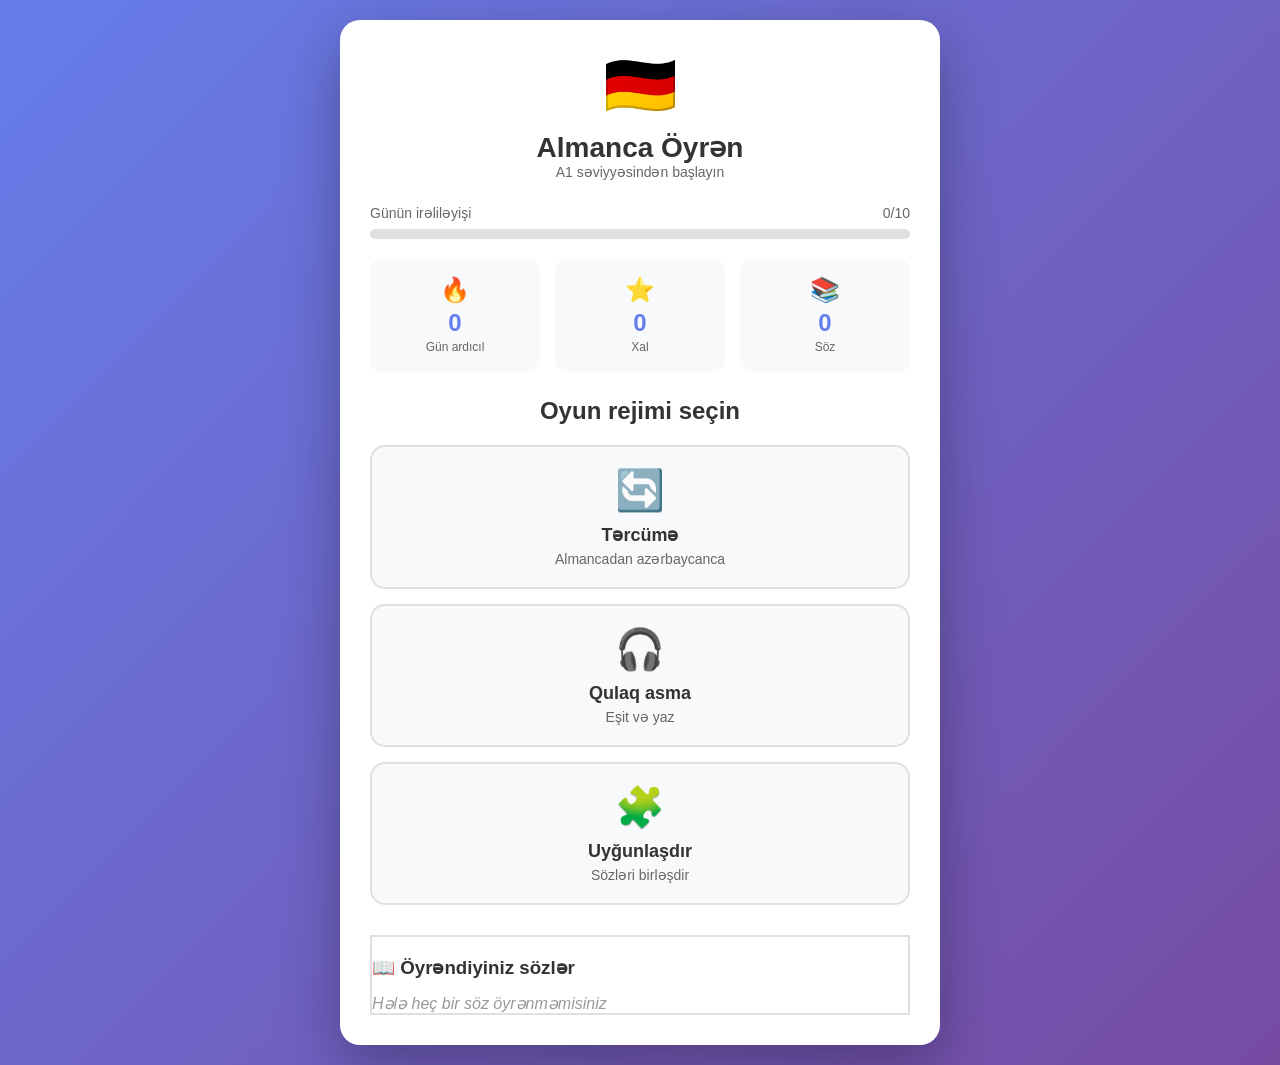
<file: 03.04.2026/index.html>
<!DOCTYPE html>
<html lang="en">
<head>
          <meta charset="UTF-8">
          <meta name="viewport" content="width=device-width, initial-scale=1.0">
          <title>🇩🇪 Almanca Öyrən - interaktiv dil kursu</title>
          <meta name="description" content="Alman dilini asanlıqla öyrənin">
          <link rel="stylesheet" href="style.css">
</head>
<body>
      
          
       <!-- Əsas konteyner -->
       <div class="container"> <!-- Əsas konteyner Baslangici -->

          <!-- Başlıq hissəsi -->
          <header class="header">
             <div class="logo">🇩🇪</div>  
             <h1>Almanca Öyrən</h1>   
             <p class="subtitle">A1 səviyyəsindən başlayın</p>  
          </header>

          <!-- Progress bar -->
          <div class="progress-section"> <!-- Progress bar baslangici  -->
             <div class="progress-info">
               <span>Günün irəliləyişi</span>     
               <span id="progressText">0/10</span>     
             </div>
             <div class="progress-bar">
                <div class="progress-fill" id="progressFill"></div>
             </div>
          </div> <!-- Progress bar bitisi  -->


          <!-- Statistika -->
          <div class="stats"> <!-- stats baslangici  -->
              <div class="stat-box">
                <span class="stat-icon">🔥</span>    
                <span class="stat-value" id="streak">0</span>    
                <span class="stat-label">Gün ardıcıl</span>    
              </div> 
              <div class="stat-box">
               <span class="stat-icon">⭐</span>
               <span class="stat-value" id="totalScore">0</span>
               <span class="stat-label">Xal</span>
              </div>  
              <div class="stat-box">
                <span class="stat-icon">📚</span>    
                <span class="stat-value" id="learnedWords">0</span>    
                <span class="stat-label">Söz</span>    
              </div>
          </div> <!-- stats bitisi  -->


          <!-- Oyun rejimi seçimi -->
          <div class="mode-selection" id="modeSelection"> <!-- mode-selection baslangici -->
            <h2>Oyun rejimi seçin</h2>
            <div class="modes"> <!-- modes baslangici -->

              <button onclick="startGame('translate')" class="mode-btn">
                    <span class="mode-icon">🔄</span>
                    <span class="mode-title">Tərcümə</span>
                    <span class="mode-desc">Almancadan azərbaycanca</span>
              </button>
              <button onclick="startGame('listen')" class="mode-btn">
                    <span class="mode-icon">🎧</span>
                    <span class="mode-title">Qulaq asma</span>
                    <span class="mode-desc">Eşit və yaz</span>
              </button>
              <button onclick="startGame('match')" class="mode-btn">
                   <span class="mode-icon">🧩</span> 
                   <span class="mode-title">Uyğunlaşdır</span> 
                   <span class="mode-desc">Sözləri birləşdir</span> 
              </button>
            </div> <!-- modes bitisi -->
          </div> <!-- mode-selection bitisi -->


          <!-- Oyun bölməsi (gizli başlanğıcda) -->
          <div class="game-section" id="gameSection" style="display: none;"> <!--game-section baslangici-->

          <!-- Sual kartı -->
          <div class="question-card"> <!-- question-card Baslangici  -->

               <div class="question-type" id="questionType">Tərcümə edin:</div>
               <div class="question-word" id="questionWord">Hallo</div>
               <button onclick="speakWord()" class="speak-btn" id="speakBtn">Dinlə🔊</button>

          </div> <!-- question-card Bitisi  -->

          <!-- Cavab variantları -->

           <div class="answers" id="answers">

            <!-- JavaScript ilə doldurulacaq -->

           </div>

           <!-- Yazı cavabı (qulaq asma rejimi üçün) -->
          <div class="input-answer" id="inputAnswer" style="display: none;">

            <input type="text" id="textInput" placeholder="Cavabınızı yazın...">
  
            <button onclick="checkTextAnswer()" class="check-btn">Yoxla</button>
          </div>

          <!-- Geribildirim -->
          <div class="feedback" id="feedback"></div>
          </div> <!--game-section bitisi-->

          <!-- Nəticə bölməsi -->
          <div class="result-section" id="resultSection" style="display: none;"> <!-- result-section baslangici  -->
 
              
            <div class="result-icon">🎉</div>
            <h2>Təbriklər!</h2>
            <p class="result-text">Bugünkü dərsi tamamladınız</p>
            <div class="result-stats"> <!-- result-stats baslangici -->
               <div class="result-stat">
                  <span>✅ Doğru cavab:</span>
                  <span id="correctCount">0</span>
               </div>
               <div class="result-stat">
                  <span>❌ Səhv cavab:</span>
                  <span id="wrongCount">0</span>
               </div>
               <div class="result-stat">
                  <span>🏆 Qazanılan xal:</span>
                  <span id="earnedPoints">0</span>
               </div>
            </div> <!-- result-stats bitisi -->
            <button onclick="resetGame()" class="restart-btn">Yenidən başla</button>
          </div> <!-- result-section bitisi  -->

          <!-- Sözlük bölməsi -->
          <div class="dictionary-section">

             <h3>📖 Öyrəndiyiniz sözlər</h3>
             <div class="word-list" id="wordList">
                 <p class="empty-dict">Hələ heç bir söz öyrənməmisinizgi</p>
             </div>

          </div>

       </div> <!-- Əsas konteyner Baslangici -->


<script src="script.js"></script>          
</body>
</html>
</file>
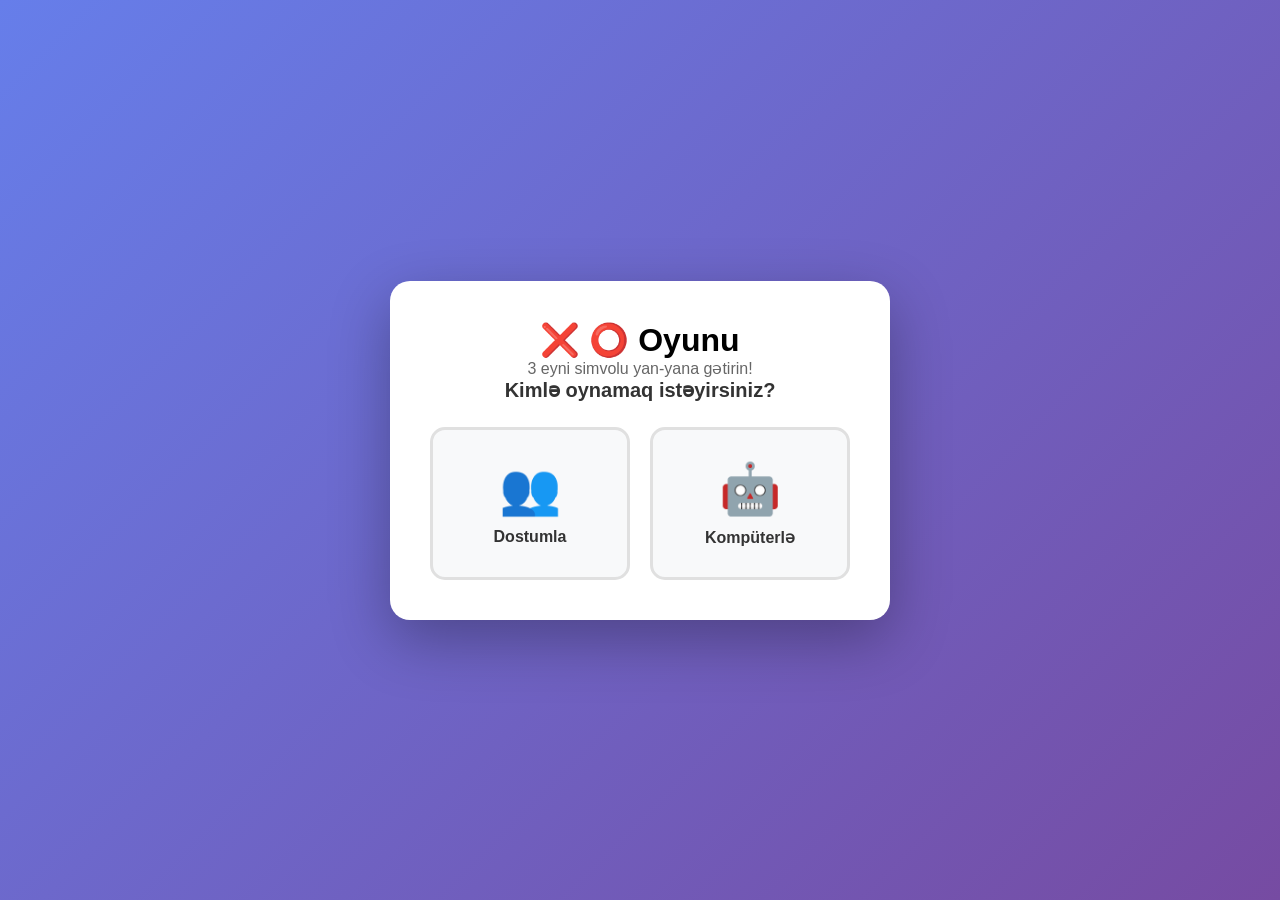
<file: 04.04.2026/index.html>
<!DOCTYPE html>
<html lang="en">
<head>
          <meta charset="UTF-8">
          <meta name="viewport" content="width=device-width, initial-scale=1.0">
          <title>❌⭕ X/O Oyunu</title>
          <meta name="description" content="X/O oyunu - Kompüterə qarşı və ya dostunuzla oynayın">
          <link rel="stylesheet" href="style.css">

</head>
<body>
        
      
      <div class="container"> <!-- container baslangici  -->
            <header>
                
                <h1>❌ ⭕ Oyunu</h1> 
                <p class="subtitle">3 eyni simvolu yan-yana gətirin!</p>    

            </header>

          <!-- Oyun rejimi seçimi -->
          <div class="mode-selection" id="modeSelection"> <!-- mode-selection baslangici  -->
              <h2>Kimlə oynamaq istəyirsiniz?</h2> 
              <div class="mode-buttons">
                    <button onclick="startGame('friend')" class="mode-btn">
                          <span class="mode-icon">👥</span>      
                          <span class="mode-text">Dostumla</span>      
                    </button>
                    <button onclick="startGame('computer')" class="mode-btn">
                         <span class="mode-icon">🤖</span> 
                         <span class="mode-text">Kompüterlə</span>    
                    </button>
              </div>        
          </div> <!-- mode-selection bitisi  -->

          <!-- Oyun bölməsi (başlanğıcda gizli) -->
          <div class="game-section" id="gameSection" style="display: none;"> <!-- game-section bitisi -->

          <!-- Oyun statusu -->
          <div class="status-bar">
              <div class="current-player" id="currentPlayer">
                 Sıra: <span class="player-x">❌</span>
              </div>
              <button onclick="resetGame()" class="reset-btn">🔄 Yenidən</button>      
          </div>

          <!-- Oyun lövhəsi -->
          <div class="game-board" id="gameBoard">
          <!-- 9 xana (JavaScript ilə doldurulacaq) -->
              <div class="cell" data-index="0"></div>
              <div class="cell" data-index="1"></div>
              <div class="cell" data-index="2"></div>
              <div class="cell" data-index="3"></div>
              <div class="cell" data-index="4"></div>
              <div class="cell" data-index="5"></div>
              <div class="cell" data-index="6"></div>
              <div class="cell" data-index="7"></div>
              <div class="cell" data-index="8"></div>
          </div>

          <!-- Qalib xətti (animasiya üçün) -->
          <div class="winning-line" id="winningLine"></div>

          <!-- Nəticə mesajı -->
          <div class="result-message" id="resultMessage"></div>

          </div> <!-- game-section bitisi -->
     
          <!-- Xal cədvəli -->
          <div class="score-board" id="scoreBoard" style="display: none;"> <!-- score-board baslangici -->
              <div class="score-item">
                 <span class="score-label">❌ Oyunçu 1</span>
                 <span class="score-value" id="scoreX">0</span>
              </div>
              <div class="score-item">
                  <span class="score-label">Bərabərlik</span>
                  <span class="score-value" id="scoreDraw">0</span>
              </div>
              <div class="score-item">
                  <span class="score-label" id="labelO">⭕ Oyunçu 2</span>
                  <span class="score-value" id="scoreO">0</span>
              </div>
          </div> <!-- score-board bitisi -->

          <button onclick="goToMenu()" class="menu-btn" id="menuBtn" style="display: none;">🏠 Ana Menyu
             
          </button>

      </div> <!-- container bitisi  -->

          
         
<script src="script.js"></script>
</body>
</html>
</file>
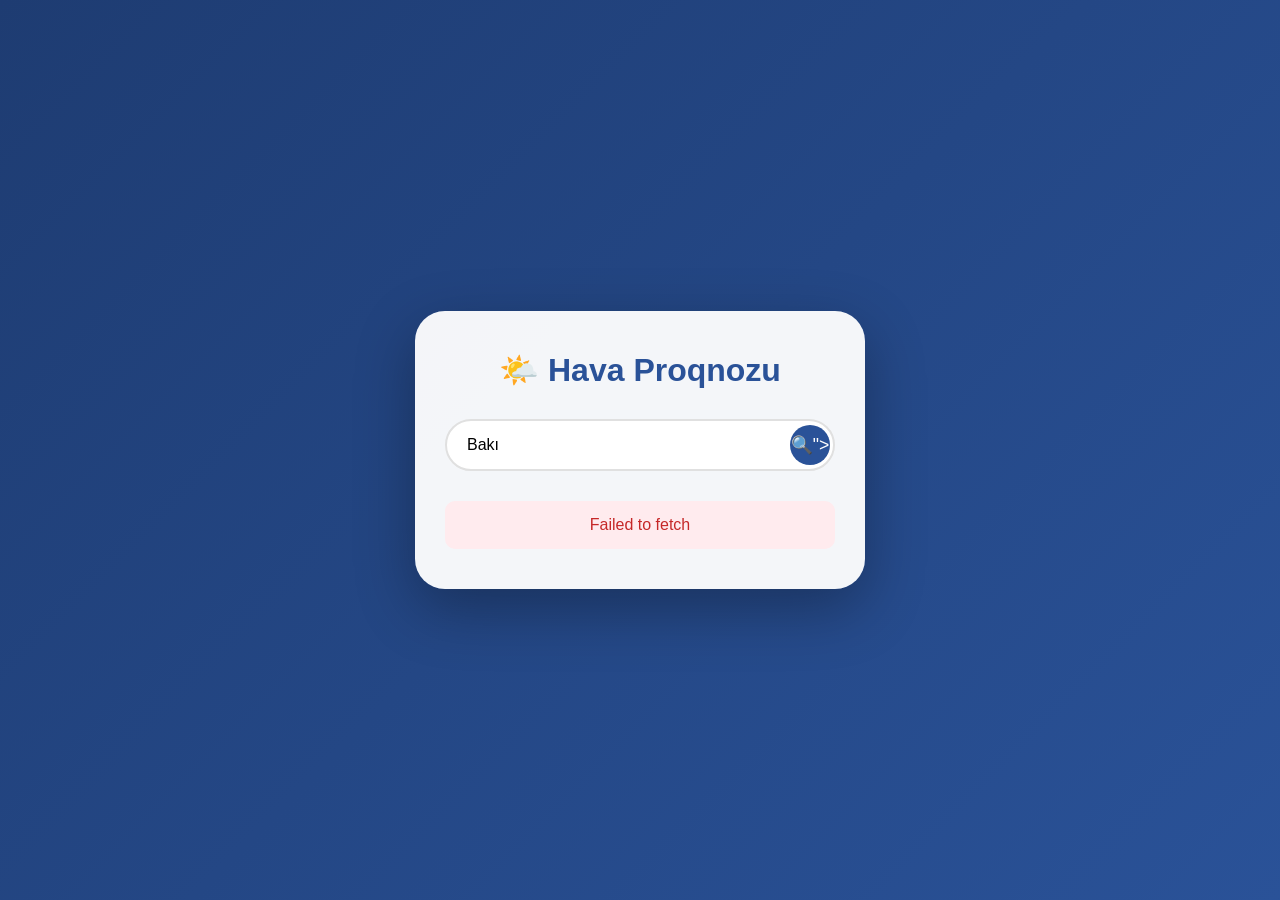
<file: 28.03.2026/index.html>
<!DOCTYPE html>
<html lang="en">
<head>
     <meta charset="UTF-8">
     <meta name="viewport" content="width=device-width, initial-scale=1.0">
     <title>🌤️ Hava Proqnozu</title>
     <link rel="stylesheet" href="style.css">
</head>
<body>
     

      
     <div class="weather-app">

          <h1>🌤️ Hava Proqnozu</h1>

          <div class="search-box">

                <input type="text" class="search-input" id="cityInput"
                placeholder="Şəhər adı yazın (məs: Bakı, İstanbul)..." autocomplete="off">
                <button class="search-btn" onclick="searchWeather()">🔍"></button>
                <div class="suggestions" id="suggestions"></div>

          </div>


          <div class="loading" id="loading">

              <div class="spinner"></div>
              <p>Məlumatlar yüklənir...</p>

          </div>

          <div class="error" id="error"></div>

          <div class="weather-card" id="weatherCard">

             <div class="city-name"    id="cityName">--</div>
             <div class="weather-icon" id="weatherIcon">☀️</div>
             <div class="temperature"  id="temperature">--°</div>
             <div class="description"  id="description">--</div>


             <div class="details">

               <div class="detail-box">

                    <div class="detail-icon">💨</div>
                    <div class="detail-label">Külək</div>
                    <div class="detail-value" id="windSpeed">-- km/s</div>

               </div>
               <div class="detail-box">

                    <div class="detail-icon">💧</div>
                    <div class="detail-label">Rütubət</div>
                    <div class="detail-value" id="humidity">--%</div>

               </div>
               <div class="detail-box">

                    <div class="detail-icon">👁️</div>
                    <div class="detail-label">Görünürlük</div>
                    <div class="detail-value" id="visibility">-- km</div>

               </div>

             </div>
             <div class="forecast" id="forecastSection">

               <div class="forecast-title">📅 3 Günlük Proqnoz</div>
               <div class="forecast-days" id="forecastDays"></div>

             </div>

          </div>

     </div>




<script src="script.js"></script>     
</body>
</html>
</file>
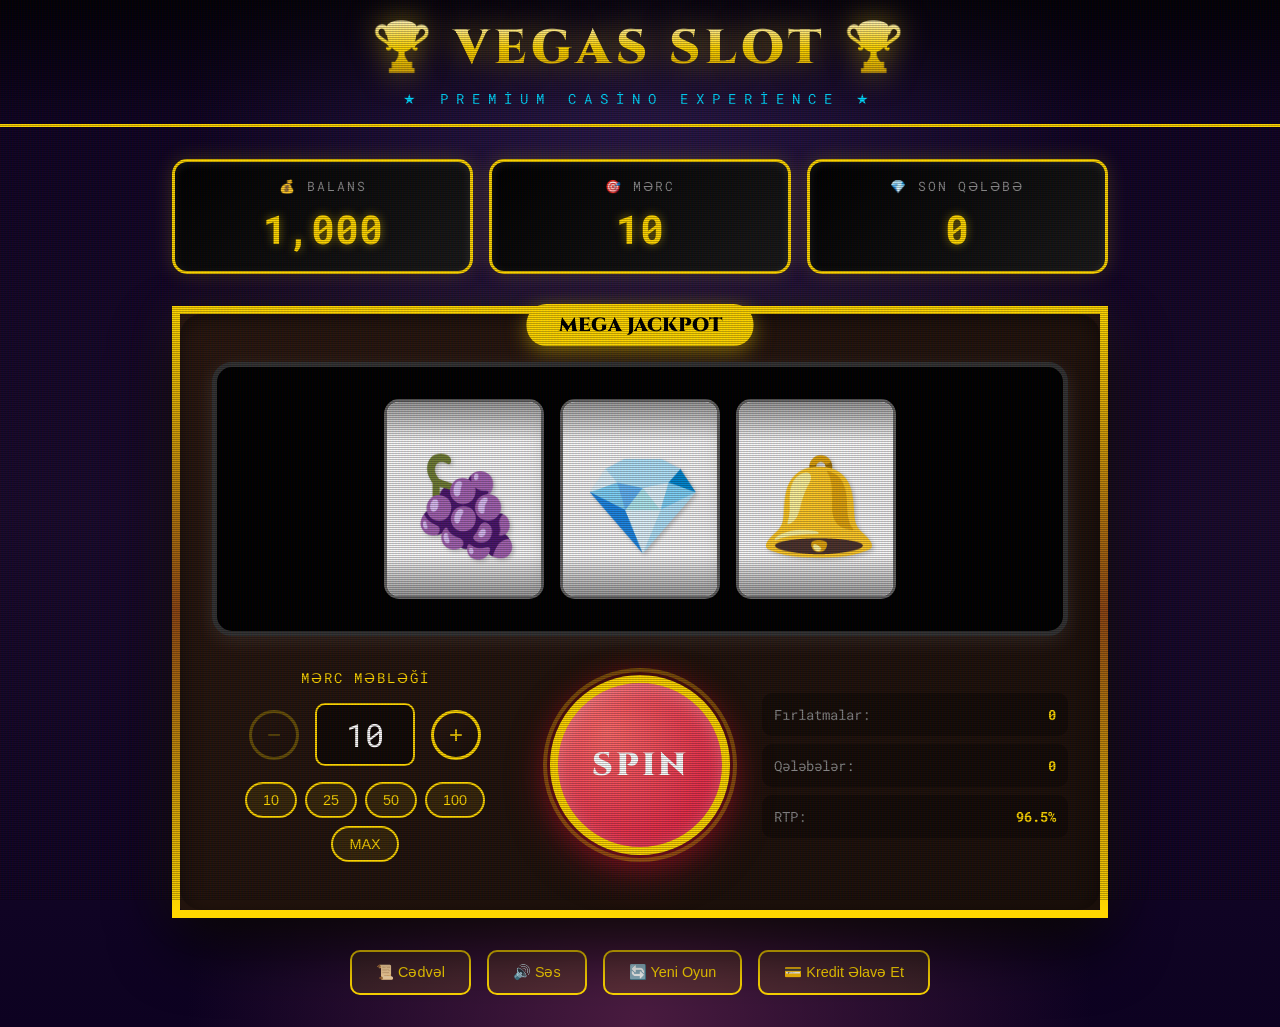
<file: 30.03.2026/index.html>
<!DOCTYPE html>
<html lang="az">

<head>
  <meta charset="UTF-8">
  <meta name="viewport" content="width=device-width, initial-scale=1.0">
  <title>🎰 Vegas Slot - Real Casino</title>
  <style>
    @import url('https://fonts.googleapis.com/css2?family=Cinzel:wght@400;700;900&family=Roboto+Mono:wght@400;700&display=swap');

    * {
      margin: 0;
      padding: 0;
      box-sizing: border-box;
    }

    :root {
      --gold: #ffd700;
      --gold-dark: #b8860b;
      --casino-red: #8b0000;
      --casino-dark: #1a0a0a;
      --neon-blue: #00d9ff;
      --neon-pink: #ff00ff;
    }

    body {
      font-family: 'Roboto Mono', monospace;
      background:
        radial-gradient(ellipse at top, #2d1b4e 0%, transparent 50%),
        radial-gradient(ellipse at bottom, #4a1c40 0%, transparent 50%),
        linear-gradient(180deg, #0d0221 0%, #1a0a2e 50%, #0d0221 100%);
      min-height: 100vh;
      color: white;
      overflow-x: hidden;
    }

    /* CRT Effect */
    .crt::before {
      content: " ";
      display: block;
      position: fixed;
      top: 0;
      left: 0;
      bottom: 0;
      right: 0;
      background: linear-gradient(rgba(18, 16, 16, 0) 50%, rgba(0, 0, 0, 0.25) 50%),
        linear-gradient(90deg, rgba(255, 0, 0, 0.06), rgba(0, 255, 0, 0.02), rgba(0, 0, 255, 0.06));
      background-size: 100% 2px, 3px 100%;
      pointer-events: none;
      z-index: 1000;
    }

    /* Header */
    .casino-header {
      text-align: center;
      padding: 1rem;
      background: linear-gradient(180deg, rgba(0, 0, 0, 0.8), transparent);
      border-bottom: 3px solid var(--gold);
    }

    .casino-title {
      font-family: 'Cinzel', serif;
      font-size: 3rem;
      font-weight: 900;
      background: linear-gradient(180deg, #fff 0%, var(--gold) 50%, var(--gold-dark) 100%);
      -webkit-background-clip: text;
      -webkit-text-fill-color: transparent;
      text-shadow: 0 0 30px rgba(255, 215, 0, 0.5);
      letter-spacing: 5px;
    }

    .casino-subtitle {
      color: var(--neon-blue);
      font-size: 0.9rem;
      letter-spacing: 8px;
      text-transform: uppercase;
      margin-top: 0.5rem;
      animation: flicker 2s infinite;
    }

    @keyframes flicker {

      0%,
      100% {
        opacity: 1;
      }

      50% {
        opacity: 0.8;
      }
    }

    /* Main Container */
    .game-wrapper {
      max-width: 1000px;
      margin: 0 auto;
      padding: 2rem;
    }

    /* Credit Panel */
    .credit-panel {
      display: flex;
      justify-content: space-between;
      gap: 1rem;
      margin-bottom: 2rem;
      flex-wrap: wrap;
    }

    .credit-display {
      flex: 1;
      min-width: 200px;
      background: linear-gradient(145deg, #000, #1a1a1a);
      border: 3px solid var(--gold);
      border-radius: 15px;
      padding: 1rem;
      text-align: center;
      box-shadow:
        0 0 20px rgba(255, 215, 0, 0.2),
        inset 0 2px 10px rgba(255, 255, 255, 0.1);
    }

    .credit-label {
      font-size: 0.8rem;
      color: #888;
      text-transform: uppercase;
      letter-spacing: 2px;
      margin-bottom: 0.5rem;
    }

    .credit-value {
      font-family: 'Roboto Mono', monospace;
      font-size: 2.5rem;
      font-weight: 700;
      color: var(--gold);
      text-shadow: 0 0 10px rgba(255, 215, 0, 0.5);
    }

    .credit-value.win {
      animation: creditWin 0.5s ease;
      color: #00ff00;
    }

    @keyframes creditWin {
      0% {
        transform: scale(1);
      }

      50% {
        transform: scale(1.2);
        color: #00ff00;
      }

      100% {
        transform: scale(1);
      }
    }

    /* Slot Machine Cabinet */
    .slot-cabinet {
      background: linear-gradient(145deg, #2a1810, #1a0f0a);
      border-radius: 30px;
      padding: 3rem 2rem;
      border: 8px solid;
      border-image: linear-gradient(180deg, var(--gold), #8b4513, var(--gold)) 1;
      box-shadow:
        0 30px 60px rgba(0, 0, 0, 0.8),
        inset 0 5px 20px rgba(0, 0, 0, 0.5),
        0 0 50px rgba(255, 215, 0, 0.1);
      position: relative;
    }

    .cabinet-light {
      position: absolute;
      top: -10px;
      left: 50%;
      transform: translateX(-50%);
      background: var(--gold);
      color: #000;
      padding: 0.5rem 2rem;
      border-radius: 20px;
      font-family: 'Cinzel', serif;
      font-weight: 900;
      font-size: 1.2rem;
      box-shadow: 0 5px 20px rgba(255, 215, 0, 0.5);
    }

    /* Reel Window */
    .reel-window {
      background: #000;
      border-radius: 20px;
      padding: 2rem;
      border: 5px solid #333;
      box-shadow:
        inset 0 10px 30px rgba(0, 0, 0, 0.8),
        0 5px 20px rgba(255, 255, 255, 0.1);
      margin-bottom: 2rem;
      position: relative;
      overflow: hidden;
    }

    .payline-indicator {
      position: absolute;
      left: 0;
      right: 0;
      height: 3px;
      background: linear-gradient(90deg, transparent, #00ff00, transparent);
      opacity: 0;
      transition: opacity 0.3s;
      box-shadow: 0 0 20px #00ff00;
      z-index: 10;
    }

    .payline-indicator.active {
      opacity: 1;
      animation: paylineFlash 0.5s ease infinite;
    }

    @keyframes paylineFlash {

      0%,
      100% {
        opacity: 0.5;
      }

      50% {
        opacity: 1;
      }
    }

    .payline-indicator.top {
      top: 33%;
    }

    .payline-indicator.middle {
      top: 50%;
    }

    .payline-indicator.bottom {
      top: 67%;
    }

    .reels-container {
      display: flex;
      justify-content: center;
      gap: 1rem;
      perspective: 1000px;
    }

    .reel {
      width: 160px;
      height: 200px;
      background: linear-gradient(180deg, #fff 0%, #e0e0e0 50%, #fff 100%);
      border-radius: 15px;
      overflow: hidden;
      position: relative;
      box-shadow:
        0 10px 30px rgba(0, 0, 0, 0.5),
        inset 0 2px 5px rgba(255, 255, 255, 0.5);
      border: 3px solid #666;
    }

    .reel::before,
    .reel::after {
      content: '';
      position: absolute;
      left: 0;
      right: 0;
      height: 40px;
      z-index: 5;
      pointer-events: none;
    }

    .reel::before {
      top: 0;
      background: linear-gradient(to bottom, rgba(0, 0, 0, 0.4), transparent);
    }

    .reel::after {
      bottom: 0;
      background: linear-gradient(to top, rgba(0, 0, 0, 0.4), transparent);
    }

    .reel-strip {
      position: absolute;
      width: 100%;
      transition: transform 0.1s linear;
    }

    .symbol {
      width: 160px;
      height: 200px;
      display: flex;
      align-items: center;
      justify-content: center;
      font-size: 6rem;
      background: linear-gradient(180deg, #fff 0%, #f5f5f5 50%, #fff 100%);
      border-bottom: 2px solid rgba(0, 0, 0, 0.1);
      text-shadow: 2px 2px 4px rgba(0, 0, 0, 0.2);
    }

    .symbol.wild {
      background: linear-gradient(180deg, #ffd700 0%, #ffed4e 50%, #ffd700 100%);
      box-shadow: inset 0 0 30px rgba(255, 215, 0, 0.5);
    }

    .symbol.scatter {
      background: linear-gradient(180deg, #ff6b6b 0%, #ee5a24 50%, #ff6b6b 100%);
      animation: scatterPulse 2s infinite;
    }

    @keyframes scatterPulse {

      0%,
      100% {
        box-shadow: inset 0 0 20px rgba(255, 0, 0, 0.3);
      }

      50% {
        box-shadow: inset 0 0 40px rgba(255, 0, 0, 0.6);
      }
    }

    /* Control Panel */
    .control-panel {
      display: grid;
      grid-template-columns: 1fr auto 1fr;
      gap: 2rem;
      align-items: center;
    }

    .bet-section {
      display: flex;
      flex-direction: column;
      gap: 1rem;
    }

    .bet-label {
      text-align: center;
      color: var(--gold);
      font-size: 0.9rem;
      text-transform: uppercase;
      letter-spacing: 2px;
    }

    .bet-controls {
      display: flex;
      justify-content: center;
      gap: 1rem;
      align-items: center;
    }

    .bet-btn {
      width: 50px;
      height: 50px;
      border-radius: 50%;
      border: 3px solid var(--gold);
      background: linear-gradient(145deg, #2a1810, #1a0f0a);
      color: var(--gold);
      font-size: 1.5rem;
      cursor: pointer;
      transition: all 0.2s;
      display: flex;
      align-items: center;
      justify-content: center;
    }

    .bet-btn:hover:not(:disabled) {
      background: var(--gold);
      color: #000;
      transform: scale(1.1);
      box-shadow: 0 0 20px rgba(255, 215, 0, 0.5);
    }

    .bet-btn:disabled {
      opacity: 0.3;
      cursor: not-allowed;
    }

    .bet-amount {
      font-family: 'Roboto Mono', monospace;
      font-size: 2rem;
      color: #fff;
      min-width: 100px;
      text-align: center;
      background: rgba(0, 0, 0, 0.5);
      padding: 0.5rem 1rem;
      border-radius: 10px;
      border: 2px solid var(--gold);
    }

    /* Spin Button */
    .spin-section {
      display: flex;
      flex-direction: column;
      align-items: center;
      gap: 1rem;
    }

    .spin-btn {
      width: 180px;
      height: 180px;
      border-radius: 50%;
      border: 8px solid var(--gold);
      background:
        radial-gradient(circle at 30% 30%, #ff6b6b, #dc143c),
        linear-gradient(180deg, #dc143c, #8b0000);
      color: white;
      font-family: 'Cinzel', serif;
      font-size: 2rem;
      font-weight: 900;
      cursor: pointer;
      position: relative;
      text-transform: uppercase;
      letter-spacing: 3px;
      box-shadow:
        0 15px 40px rgba(220, 20, 60, 0.5),
        inset 0 5px 20px rgba(255, 255, 255, 0.3),
        0 0 30px rgba(255, 0, 0, 0.3);
      transition: all 0.3s;
    }

    .spin-btn::before {
      content: '';
      position: absolute;
      top: -15px;
      left: -15px;
      right: -15px;
      bottom: -15px;
      border-radius: 50%;
      border: 4px solid rgba(255, 215, 0, 0.3);
      animation: spinRing 3s linear infinite;
    }

    @keyframes spinRing {
      from {
        transform: rotate(0deg);
      }

      to {
        transform: rotate(360deg);
      }
    }

    .spin-btn:hover:not(:disabled) {
      transform: scale(1.05);
      box-shadow:
        0 20px 50px rgba(220, 20, 60, 0.7),
        inset 0 5px 20px rgba(255, 255, 255, 0.5),
        0 0 50px rgba(255, 0, 0, 0.5);
    }

    .spin-btn:active:not(:disabled) {
      transform: scale(0.95);
    }

    .spin-btn:disabled {
      opacity: 0.5;
      cursor: not-allowed;
      filter: grayscale(0.5);
    }

    .spin-btn.spinning {
      animation: buttonSpin 0.5s linear infinite;
    }

    @keyframes buttonSpin {
      from {
        transform: rotate(0deg);
      }

      to {
        transform: rotate(360deg);
      }
    }

    /* Quick Bet Buttons */
    .quick-bets {
      display: flex;
      gap: 0.5rem;
      justify-content: center;
      flex-wrap: wrap;
    }

    .quick-bet {
      padding: 0.5rem 1rem;
      background: rgba(255, 215, 0, 0.1);
      border: 2px solid var(--gold);
      color: var(--gold);
      border-radius: 20px;
      cursor: pointer;
      font-size: 0.9rem;
      transition: all 0.2s;
    }

    .quick-bet:hover,
    .quick-bet.active {
      background: var(--gold);
      color: #000;
    }

    /* Info Panel */
    .info-panel {
      display: flex;
      flex-direction: column;
      gap: 0.5rem;
    }

    .info-row {
      display: flex;
      justify-content: space-between;
      padding: 0.75rem;
      background: rgba(0, 0, 0, 0.3);
      border-radius: 10px;
      font-size: 0.9rem;
    }

    .info-label {
      color: #888;
    }

    .info-value {
      color: var(--gold);
      font-weight: bold;
    }

    /* Win Display */
    .win-overlay {
      position: fixed;
      top: 0;
      left: 0;
      right: 0;
      bottom: 0;
      background: rgba(0, 0, 0, 0.9);
      display: none;
      justify-content: center;
      align-items: center;
      z-index: 2000;
      animation: fadeIn 0.3s;
    }

    .win-overlay.show {
      display: flex;
    }

    @keyframes fadeIn {
      from {
        opacity: 0;
      }

      to {
        opacity: 1;
      }
    }

    .win-display {
      text-align: center;
      animation: winZoom 0.5s cubic-bezier(0.68, -0.55, 0.265, 1.55);
    }

    @keyframes winZoom {
      from {
        transform: scale(0) rotate(-10deg);
        opacity: 0;
      }

      to {
        transform: scale(1) rotate(0deg);
        opacity: 1;
      }
    }

    .win-title {
      font-family: 'Cinzel', serif;
      font-size: 4rem;
      color: var(--gold);
      text-shadow: 0 0 50px rgba(255, 215, 0, 0.8);
      margin-bottom: 1rem;
    }

    .win-amount {
      font-size: 6rem;
      font-weight: 900;
      background: linear-gradient(180deg, #fff, var(--gold), var(--gold-dark));
      -webkit-background-clip: text;
      -webkit-text-fill-color: transparent;
      margin-bottom: 1rem;
      text-shadow: none;
      filter: drop-shadow(0 0 30px rgba(255, 215, 0, 0.5));
    }

    .win-multiplier {
      font-size: 2rem;
      color: var(--neon-blue);
      margin-bottom: 2rem;
    }

    .continue-btn {
      padding: 1rem 3rem;
      background: linear-gradient(145deg, var(--gold), var(--gold-dark));
      color: #000;
      border: none;
      border-radius: 50px;
      font-size: 1.3rem;
      font-weight: bold;
      cursor: pointer;
      transition: all 0.3s;
      text-transform: uppercase;
      letter-spacing: 2px;
    }

    .continue-btn:hover {
      transform: scale(1.1);
      box-shadow: 0 10px 30px rgba(255, 215, 0, 0.5);
    }

    /* Paytable Modal */
    .modal-overlay {
      position: fixed;
      top: 0;
      left: 0;
      right: 0;
      bottom: 0;
      background: rgba(0, 0, 0, 0.9);
      display: none;
      justify-content: center;
      align-items: center;
      z-index: 1500;
    }

    .modal-overlay.show {
      display: flex;
    }

    .modal {
      background: linear-gradient(145deg, #2a1810, #1a0f0a);
      border: 3px solid var(--gold);
      border-radius: 20px;
      padding: 2rem;
      max-width: 600px;
      width: 90%;
      max-height: 80vh;
      overflow-y: auto;
    }

    .modal-header {
      display: flex;
      justify-content: space-between;
      align-items: center;
      margin-bottom: 1.5rem;
      padding-bottom: 1rem;
      border-bottom: 2px solid rgba(255, 215, 0, 0.3);
    }

    .modal-title {
      font-family: 'Cinzel', serif;
      font-size: 1.8rem;
      color: var(--gold);
    }

    .close-modal {
      background: none;
      border: none;
      color: #fff;
      font-size: 2rem;
      cursor: pointer;
    }

    .paytable-grid {
      display: grid;
      gap: 0.75rem;
    }

    .paytable-row {
      display: grid;
      grid-template-columns: 80px 1fr auto;
      align-items: center;
      padding: 0.75rem;
      background: rgba(0, 0, 0, 0.3);
      border-radius: 10px;
      gap: 1rem;
    }

    .paytable-symbol {
      font-size: 2.5rem;
      text-align: center;
    }

    .paytable-name {
      color: #fff;
      font-weight: bold;
    }

    .paytable-odds {
      color: var(--gold);
      font-family: 'Roboto Mono', monospace;
      font-size: 1.1rem;
    }

    /* Action Buttons */
    .action-buttons {
      display: flex;
      justify-content: center;
      gap: 1rem;
      margin-top: 2rem;
      flex-wrap: wrap;
    }

    .action-btn {
      padding: 0.75rem 1.5rem;
      background: rgba(255, 215, 0, 0.1);
      border: 2px solid var(--gold);
      color: var(--gold);
      border-radius: 10px;
      cursor: pointer;
      font-size: 0.9rem;
      transition: all 0.2s;
      display: flex;
      align-items: center;
      gap: 0.5rem;
    }

    .action-btn:hover {
      background: var(--gold);
      color: #000;
    }

    /* Responsive */
    @media (max-width: 768px) {
      .casino-title {
        font-size: 2rem;
      }

      .reel {
        width: 100px;
        height: 130px;
      }

      .symbol {
        width: 100px;
        height: 130px;
        font-size: 4rem;
      }

      .spin-btn {
        width: 140px;
        height: 140px;
        font-size: 1.5rem;
      }

      .control-panel {
        grid-template-columns: 1fr;
        gap: 1rem;
      }

      .credit-panel {
        flex-direction: column;
      }
    }
  </style>
</head>

<body class="crt">
  <!-- Win Overlay -->
  <div class="win-overlay" id="winOverlay">
    <div class="win-display">
      <div class="win-title" id="winTitle">BIG WIN!</div>
      <div class="win-amount" id="winAmount">0</div>
      <div class="win-multiplier" id="winMultiplier"></div>
      <button class="continue-btn" onclick="closeWin()">Davam Et</button>
    </div>
  </div>

  <!-- Paytable Modal -->
  <div class="modal-overlay" id="paytableModal">
    <div class="modal">
      <div class="modal-header">
        <h2 class="modal-title">📜 Ödəniş Cədvəli</h2>
        <button class="close-modal" onclick="togglePaytable()">×</button>
      </div>
      <div class="paytable-grid" id="paytableGrid"></div>
    </div>
  </div>

  <header class="casino-header">
    <h1 class="casino-title">🏆 VEGAS SLOT 🏆</h1>
    <p class="casino-subtitle">★ Premium Casino Experience ★</p>
  </header>

  <div class="game-wrapper">
    <!-- Credit Panel -->
    <div class="credit-panel">
      <div class="credit-display">
        <div class="credit-label">💰 Balans</div>
        <div class="credit-value" id="balanceDisplay">1000</div>
      </div>
      <div class="credit-display">
        <div class="credit-label">🎯 Mərc</div>
        <div class="credit-value" id="betDisplay">10</div>
      </div>
      <div class="credit-display">
        <div class="credit-label">💎 Son Qələbə</div>
        <div class="credit-value" id="lastWinDisplay">0</div>
      </div>
    </div>

    <!-- Slot Machine -->
    <div class="slot-cabinet">
      <div class="cabinet-light">MEGA JACKPOT</div>

      <div class="reel-window">
        <div class="payline-indicator top" id="paylineTop"></div>
        <div class="payline-indicator middle" id="paylineMiddle"></div>
        <div class="payline-indicator bottom" id="paylineBottom"></div>

        <div class="reels-container">
          <div class="reel">
            <div class="reel-strip" id="reel1"></div>
          </div>
          <div class="reel">
            <div class="reel-strip" id="reel2"></div>
          </div>
          <div class="reel">
            <div class="reel-strip" id="reel3"></div>
          </div>
        </div>
      </div>

      <div class="control-panel">
        <div class="bet-section">
          <div class="bet-label">Mərc Məbləği</div>
          <div class="bet-controls">
            <button class="bet-btn" onclick="changeBet(-1)" id="btnMinus">−</button>
            <div class="bet-amount" id="currentBet">10</div>
            <button class="bet-btn" onclick="changeBet(1)" id="btnPlus">+</button>
          </div>
          <div class="quick-bets">
            <button class="quick-bet" onclick="setBet(10)">10</button>
            <button class="quick-bet" onclick="setBet(25)">25</button>
            <button class="quick-bet" onclick="setBet(50)">50</button>
            <button class="quick-bet" onclick="setBet(100)">100</button>
            <button class="quick-bet" onclick="setBet(500)">MAX</button>
          </div>
        </div>

        <div class="spin-section">
          <button class="spin-btn" id="spinBtn" onclick="spin()">SPIN</button>
        </div>

        <div class="info-panel">
          <div class="info-row">
            <span class="info-label">Fırlatmalar:</span>
            <span class="info-value" id="totalSpins">0</span>
          </div>
          <div class="info-row">
            <span class="info-label">Qələbələr:</span>
            <span class="info-value" id="totalWins">0</span>
          </div>
          <div class="info-row">
            <span class="info-label"> RTP:</span>
            <span class="info-value">96.5%</span>
          </div>
        </div>
      </div>
    </div>

    <!-- Action Buttons -->
    <div class="action-buttons">
      <button class="action-btn" onclick="togglePaytable()">📜 Cədvəl</button>
      <button class="action-btn" onclick="toggleSound()">🔊 Səs</button>
      <button class="action-btn" onclick="resetGame()">🔄 Yeni Oyun</button>
      <button class="action-btn" onclick="addCredits()">💳 Kredit Əlavə Et</button>
    </div>
  </div>

  <script>
    // ==================== REAL CASINO CONFIGURATION ====================

    // Symbol definitions with real casino odds
    const SYMBOLS = {
      SEVEN: { id: '7', emoji: '7️⃣', name: 'Seven', value: 100, weight: 2, type: 'jackpot' },
      DIAMOND: { id: 'D', emoji: '💎', name: 'Diamond', value: 50, weight: 4, type: 'high' },
      BAR: { id: 'B', emoji: '🎰', name: 'Bar', value: 30, weight: 6, type: 'high' },
      BELL: { id: 'BE', emoji: '🔔', name: 'Bell', value: 20, weight: 8, type: 'medium' },
      WATERMELON: { id: 'W', emoji: '🍉', name: 'Melon', value: 15, weight: 10, type: 'medium' },
      GRAPE: { id: 'G', emoji: '🍇', name: 'Grape', value: 10, weight: 12, type: 'low' },
      ORANGE: { id: 'O', emoji: '🍊', name: 'Orange', value: 8, weight: 14, type: 'low' },
      LEMON: { id: 'L', emoji: '🍋', name: 'Lemon', value: 5, weight: 16, type: 'low' },
      CHERRY: { id: 'C', emoji: '🍒', name: 'Cherry', value: 3, weight: 18, type: 'low' },
      WILD: { id: 'WILD', emoji: '⭐', name: 'Wild', value: 0, weight: 3, type: 'special', isWild: true },
      SCATTER: { id: 'SCAT', emoji: '💰', name: 'Scatter', value: 0, weight: 2, type: 'special', isScatter: true, freeSpins: 10 }
    };

    // Reel strips (physical slot machine layout)
    const REEL_STRIPS = [
      ['CHERRY', 'LEMON', 'ORANGE', 'GRAPE', 'WATERMELON', 'BELL', 'BAR', 'DIAMOND', 'SEVEN', 'WILD', 'CHERRY', 'LEMON', 'ORANGE', 'SCATTER', 'GRAPE', 'BELL', 'BAR', 'WATERMELON', 'DIAMOND', 'SEVEN'],
      ['SEVEN', 'CHERRY', 'LEMON', 'ORANGE', 'GRAPE', 'WATERMELON', 'BELL', 'BAR', 'DIAMOND', 'CHERRY', 'WILD', 'LEMON', 'ORANGE', 'GRAPE', 'SCATTER', 'WATERMELON', 'BELL', 'BAR', 'DIAMOND', 'CHERRY'],
      ['DIAMOND', 'SEVEN', 'CHERRY', 'LEMON', 'ORANGE', 'GRAPE', 'WATERMELON', 'BELL', 'BAR', 'WILD', 'CHERRY', 'LEMON', 'ORANGE', 'GRAPE', 'WATERMELON', 'SCATTER', 'BELL', 'BAR', 'DIAMOND', 'SEVEN']
    ];

    // ==================== GAME STATE ====================

    const GameState = {
      balance: 1000,
      bet: 10,
      minBet: 10,
      maxBet: 1000,
      totalSpins: 0,
      totalWins: 0,
      lastWin: 0,
      isSpinning: false,
      soundEnabled: true,
      freeSpins: 0,
      currentResults: [null, null, null]
    };

    // ==================== AUDIO SYSTEM ====================

    const AudioSys = {
      ctx: null,

      init() {
        this.ctx = new (window.AudioContext || window.webkitAudioContext)();
      },

      play(type) {
        if (!GameState.soundEnabled || !this.ctx) return;
        if (this.ctx.state === 'suspended') this.ctx.resume();

        const osc = this.ctx.createOscillator();
        const gain = this.ctx.createGain();
        osc.connect(gain);
        gain.connect(this.ctx.destination);

        const now = this.ctx.currentTime;

        switch (type) {
          case 'spin':
            osc.frequency.setValueAtTime(200, now);
            osc.frequency.exponentialRampToValueAtTime(800, now + 0.1);
            gain.gain.setValueAtTime(0.3, now);
            gain.gain.exponentialRampToValueAtTime(0.01, now + 0.15);
            osc.start(now);
            osc.stop(now + 0.15);
            break;

          case 'stop':
            osc.frequency.setValueAtTime(400, now);
            osc.frequency.exponentialRampToValueAtTime(100, now + 0.1);
            gain.gain.setValueAtTime(0.2, now);
            gain.gain.exponentialRampToValueAtTime(0.01, now + 0.1);
            osc.start(now);
            osc.stop(now + 0.1);
            break;

          case 'win':
            // Arpeggio
            [440, 554, 659, 880].forEach((freq, i) => {
              const o = this.ctx.createOscillator();
              const g = this.ctx.createGain();
              o.connect(g);
              g.connect(this.ctx.destination);
              o.frequency.value = freq;
              g.gain.setValueAtTime(0.2, now + i * 0.1);
              g.gain.exponentialRampToValueAtTime(0.01, now + i * 0.1 + 0.3);
              o.start(now + i * 0.1);
              o.stop(now + i * 0.1 + 0.3);
            });
            break;

          case 'bigwin':
            for (let i = 0; i < 5; i++) {
              setTimeout(() => this.play('win'), i * 200);
            }
            break;

          case 'jackpot':
            const notes = [440, 554, 659, 880, 1109, 1319, 1760];
            notes.forEach((freq, i) => {
              const o = this.ctx.createOscillator();
              const g = this.ctx.createGain();
              o.connect(g);
              g.connect(this.ctx.destination);
              o.frequency.value = freq;
              g.gain.setValueAtTime(0.3, now + i * 0.05);
              g.gain.exponentialRampToValueAtTime(0.01, now + i * 0.05 + 0.2);
              o.start(now + i * 0.05);
              o.stop(now + i * 0.05 + 0.2);
            });
            break;
        }
      }
    };

    // ==================== INITIALIZATION ====================

    function init() {
      AudioSys.init();
      renderReelStrips();
      renderPaytable();
      updateDisplay();

      // Initialize reels with random positions
      for (let i = 0; i < 3; i++) {
        spinReelVisual(i, Math.floor(Math.random() * 20), 0);
      }
    }

    function renderReelStrips() {
      for (let reelIdx = 0; reelIdx < 3; reelIdx++) {
        const strip = document.getElementById(`reel${reelIdx + 1}`);
        strip.innerHTML = '';

        // Create extended strip for seamless looping
        const extendedStrip = [...REEL_STRIPS[reelIdx], ...REEL_STRIPS[reelIdx], ...REEL_STRIPS[reelIdx]];

        extendedStrip.forEach((symKey, pos) => {
          const symbol = SYMBOLS[symKey];
          const div = document.createElement('div');
          div.className = 'symbol';
          if (symbol.isWild) div.classList.add('wild');
          if (symbol.isScatter) div.classList.add('scatter');
          div.textContent = symbol.emoji;
          div.dataset.symbol = symKey;
          div.dataset.position = pos % 20;
          strip.appendChild(div);
        });
      }
    }

    function renderPaytable() {
      const grid = document.getElementById('paytableGrid');
      const symbolList = Object.values(SYMBOLS).filter(s => !s.isWild && !s.isScatter);

      grid.innerHTML = symbolList.map(s => `
                <div class="paytable-row">
                    <div class="paytable-symbol">${s.emoji}</div>
                    <div class="paytable-name">${s.name}</div>
                    <div class="paytable-odds">3× = ${s.value}x</div>
                </div>
            `).join('') + `
                <div class="paytable-row">
                    <div class="paytable-symbol">⭐</div>
                    <div class="paytable-name">Wild (Əvəz edir)</div>
                    <div class="paytable-odds">2x Multiplier</div>
                </div>
                <div class="paytable-row">
                    <div class="paytable-symbol">💰</div>
                    <div class="paytable-name">Scatter (Bonus)</div>
                    <div class="paytable-odds">3× = 10 Free Spin</div>
                </div>
            `;
    }

    // ==================== GAME LOGIC ====================

    function spinReelVisual(reelIdx, finalPosition, duration) {
      const strip = document.getElementById(`reel${reelIdx + 1}`);
      const symbolHeight = 200;
      const totalSymbols = 20;

      // Calculate position to show the target symbol in center
      // We need to account for the tripled strip
      const offset = (finalPosition + 20) * symbolHeight; // +20 for middle section

      strip.style.transition = duration > 0 ? `transform ${duration}ms cubic-bezier(0.25, 0.1, 0.25, 1)` : 'none';
      strip.style.transform = `translateY(-${offset}px)`;

      return finalPosition;
    }

    function generateResult() {
      // Real RNG - each reel stops at random position
      const results = [];
      for (let i = 0; i < 3; i++) {
        const position = Math.floor(Math.random() * 20);
        const symbolKey = REEL_STRIPS[i][position];
        results.push({
          position: position,
          symbol: SYMBOLS[symbolKey],
          key: symbolKey
        });
      }
      return results;
    }

    async function spin() {
      if (GameState.isSpinning) return;

      const cost = GameState.freeSpins > 0 ? 0 : GameState.bet;
      if (GameState.balance < cost) {
        alert('💳 Kifayət qədər balans yoxdur!\n"Kredit Əlavə Et" düyməsini basın.');
        return;
      }

      // Deduct bet
      if (GameState.freeSpins > 0) {
        GameState.freeSpins--;
      } else {
        GameState.balance -= cost;
      }

      GameState.isSpinning = true;
      GameState.totalSpins++;
      updateDisplay();

      // UI updates
      document.getElementById('spinBtn').disabled = true;
      document.getElementById('spinBtn').classList.add('spinning');
      hidePaylines();
      AudioSys.play('spin');

      // Generate result immediately (server-side logic)
      const results = generateResult();
      GameState.currentResults = results;

      // Animate reels with different durations
      const spinDurations = [2000, 2500, 3000];

      for (let i = 0; i < 3; i++) {
        setTimeout(() => {
          spinReelVisual(i, results[i].position, spinDurations[i]);
        }, i * 200);
      }

      // Wait for all reels to stop
      await new Promise(r => setTimeout(r, 3200));

      // Stop sound
      AudioSys.play('stop');

      // Calculate win
      const win = calculateWin(results);

      if (win.amount > 0) {
        await handleWin(win, results);
      }

      // Check scatters
      const scatters = results.filter(r => r.symbol.isScatter).length;
      if (scatters >= 3) {
        GameState.freeSpins += 10;
        showWinOverlay(0, '10 FREE SPINS!', 'scatter');
      }

      // Reset UI
      GameState.isSpinning = false;
      document.getElementById('spinBtn').disabled = false;
      document.getElementById('spinBtn').classList.remove('spinning');
      updateDisplay();
    }

    function calculateWin(results) {
      const [r1, r2, r3] = results;
      const symbols = [r1.symbol, r2.symbol, r3.symbol];

      let winAmount = 0;
      let winType = '';
      let multiplier = 1;

      // Count wilds
      const wildCount = symbols.filter(s => s.isWild).length;

      // Three of a kind (including wild substitutions)
      let matchedSymbol = null;

      if (r1.key === r2.key && r2.key === r3.key && !r1.symbol.isWild) {
        // Exact match
        matchedSymbol = r1.symbol;
      } else if (wildCount > 0) {
        // Wild substitution logic
        const nonWilds = symbols.filter(s => !s.isWild);
        if (nonWilds.length === 0) {
          // All wilds - count as highest value
          matchedSymbol = SYMBOLS.SEVEN;
          multiplier = 2;
        } else if (nonWilds.length === 1) {
          // Two wilds + one symbol = three of that symbol
          matchedSymbol = nonWilds[0];
          multiplier = 2;
        } else if (nonWilds.length === 2 && nonWilds[0].id === nonWilds[1].id) {
          // One wild + two matching = three of that symbol
          matchedSymbol = nonWilds[0];
          multiplier = 2;
        }
      }

      if (matchedSymbol && !matchedSymbol.isScatter) {
        winAmount = GameState.bet * matchedSymbol.value * multiplier;
        winType = matchedSymbol.type === 'jackpot' ? 'JACKPOT' :
          matchedSymbol.type === 'high' ? 'BIG_WIN' : 'WIN';
      }

      // Two cherries special payout
      if (winAmount === 0) {
        const cherryCount = symbols.filter(s => s.id === 'C').length;
        if (cherryCount >= 2) {
          winAmount = GameState.bet * 2;
          winType = 'WIN';
        }
      }

      // Random jackpot chance (0.1%)
      if (Math.random() < 0.001) {
        winAmount = GameState.balance * 10;
        winType = 'MEGA_JACKPOT';
      }

      return {
        amount: winAmount,
        type: winType,
        multiplier: multiplier,
        symbol: matchedSymbol
      };
    }

    async function handleWin(win, results) {
      GameState.balance += win.amount;
      GameState.lastWin = win.amount;
      GameState.totalWins++;

      // Show payline
      document.getElementById('paylineMiddle').classList.add('active');

      // Play sound
      if (win.type === 'MEGA_JACKPOT' || win.type === 'JACKPOT') {
        AudioSys.play('jackpot');
      } else if (win.type === 'BIG_WIN') {
        AudioSys.play('bigwin');
      } else {
        AudioSys.play('win');
      }

      // Animate credit counter
      animateCreditCounter(GameState.balance - win.amount, GameState.balance);

      // Show win overlay
      await new Promise(r => setTimeout(r, 500));
      showWinOverlay(win.amount, win.type, win.symbol);
    }

    function animateCreditCounter(start, end) {
      const el = document.getElementById('balanceDisplay');
      const duration = 1000;
      const startTime = performance.now();

      function update(currentTime) {
        const elapsed = currentTime - startTime;
        const progress = Math.min(elapsed / duration, 1);
        const easeProgress = 1 - Math.pow(1 - progress, 3);
        const current = Math.floor(start + (end - start) * easeProgress);

        el.textContent = current.toLocaleString();
        el.classList.add('win');

        if (progress < 1) {
          requestAnimationFrame(update);
        } else {
          el.classList.remove('win');
        }
      }

      requestAnimationFrame(update);
    }

    function showWinOverlay(amount, type, symbol) {
      const overlay = document.getElementById('winOverlay');
      const title = document.getElementById('winTitle');
      const amt = document.getElementById('winAmount');
      const mult = document.getElementById('winMultiplier');

      const titles = {
        'MEGA_JACKPOT': '🎰 MEGA JACKPOT! 🎰',
        'JACKPOT': '💎 JACKPOT! 💎',
        'BIG_WIN': '🔥 BIG WIN! 🔥',
        'WIN': '✨ WIN! ✨',
        'scatter': '🎁 BONUS! 🎁'
      };

      title.textContent = titles[type] || 'WIN!';
      amt.textContent = amount > 0 ? '+' + amount.toLocaleString() : '';
      mult.textContent = symbol ? `${symbol.emoji} ${symbol.name}` : '';

      overlay.classList.add('show');
    }

    function closeWin() {
      document.getElementById('winOverlay').classList.remove('show');
      hidePaylines();
    }

    function hidePaylines() {
      document.querySelectorAll('.payline-indicator').forEach(p => p.classList.remove('active'));
    }

    // ==================== CONTROLS ====================

    function changeBet(direction) {
      if (GameState.isSpinning) return;

      const steps = [10, 25, 50, 100, 250, 500, 1000];
      const currentIdx = steps.indexOf(GameState.bet);
      const newIdx = currentIdx + direction;

      if (newIdx >= 0 && newIdx < steps.length) {
        setBet(steps[newIdx]);
      }
    }

    function setBet(amount) {
      if (GameState.isSpinning) return;
      if (amount > GameState.balance) amount = GameState.balance;
      if (amount < GameState.minBet) amount = GameState.minBet;

      GameState.bet = amount;
      updateDisplay();

      // Update active quick bet button
      document.querySelectorAll('.quick-bet').forEach(btn => {
        btn.classList.toggle('active', parseInt(btn.textContent) === amount ||
          (btn.textContent === 'MAX' && amount === GameState.maxBet));
      });
    }

    function togglePaytable() {
      document.getElementById('paytableModal').classList.toggle('show');
    }

    function toggleSound() {
      GameState.soundEnabled = !GameState.soundEnabled;
      event.target.textContent = GameState.soundEnabled ? '🔊 Səs' : '🔇 Səs';
    }

    function resetGame() {
      if (!confirm('Yeni oyun başlatmaq istəyirsiniz? Bütün balans sıfırlanacaq.')) return;

      GameState.balance = 1000;
      GameState.bet = 10;
      GameState.totalSpins = 0;
      GameState.totalWins = 0;
      GameState.lastWin = 0;
      GameState.freeSpins = 0;

      updateDisplay();
      hidePaylines();
    }

    function addCredits() {
      const amount = prompt('Əlavə etmək istədiyiniz məbləği daxil edin:', '1000');
      if (amount && !isNaN(amount) && amount > 0) {
        GameState.balance += parseInt(amount);
        updateDisplay();
      }
    }

    function updateDisplay() {
      document.getElementById('balanceDisplay').textContent = GameState.balance.toLocaleString();
      document.getElementById('betDisplay').textContent = GameState.bet;
      document.getElementById('currentBet').textContent = GameState.bet;
      document.getElementById('lastWinDisplay').textContent = GameState.lastWin.toLocaleString();
      document.getElementById('totalSpins').textContent = GameState.totalSpins;
      document.getElementById('totalWins').textContent = GameState.totalWins;

      // Update button states
      document.getElementById('btnMinus').disabled = GameState.bet <= GameState.minBet || GameState.isSpinning;
      document.getElementById('btnPlus').disabled = GameState.bet >= GameState.maxBet || GameState.bet >= GameState.balance || GameState.isSpinning;
    }

    // Keyboard shortcuts
    document.addEventListener('keydown', (e) => {
      if (e.code === 'Space') {
        e.preventDefault();
        spin();
      } else if (e.code === 'ArrowUp') {
        changeBet(1);
      } else if (e.code === 'ArrowDown') {
        changeBet(-1);
      } else if (e.code === 'Escape') {
        closeWin();
        document.getElementById('paytableModal').classList.remove('show');
      }
    });

    // Start
    init();
  </script>
</body>

</html>
</file>
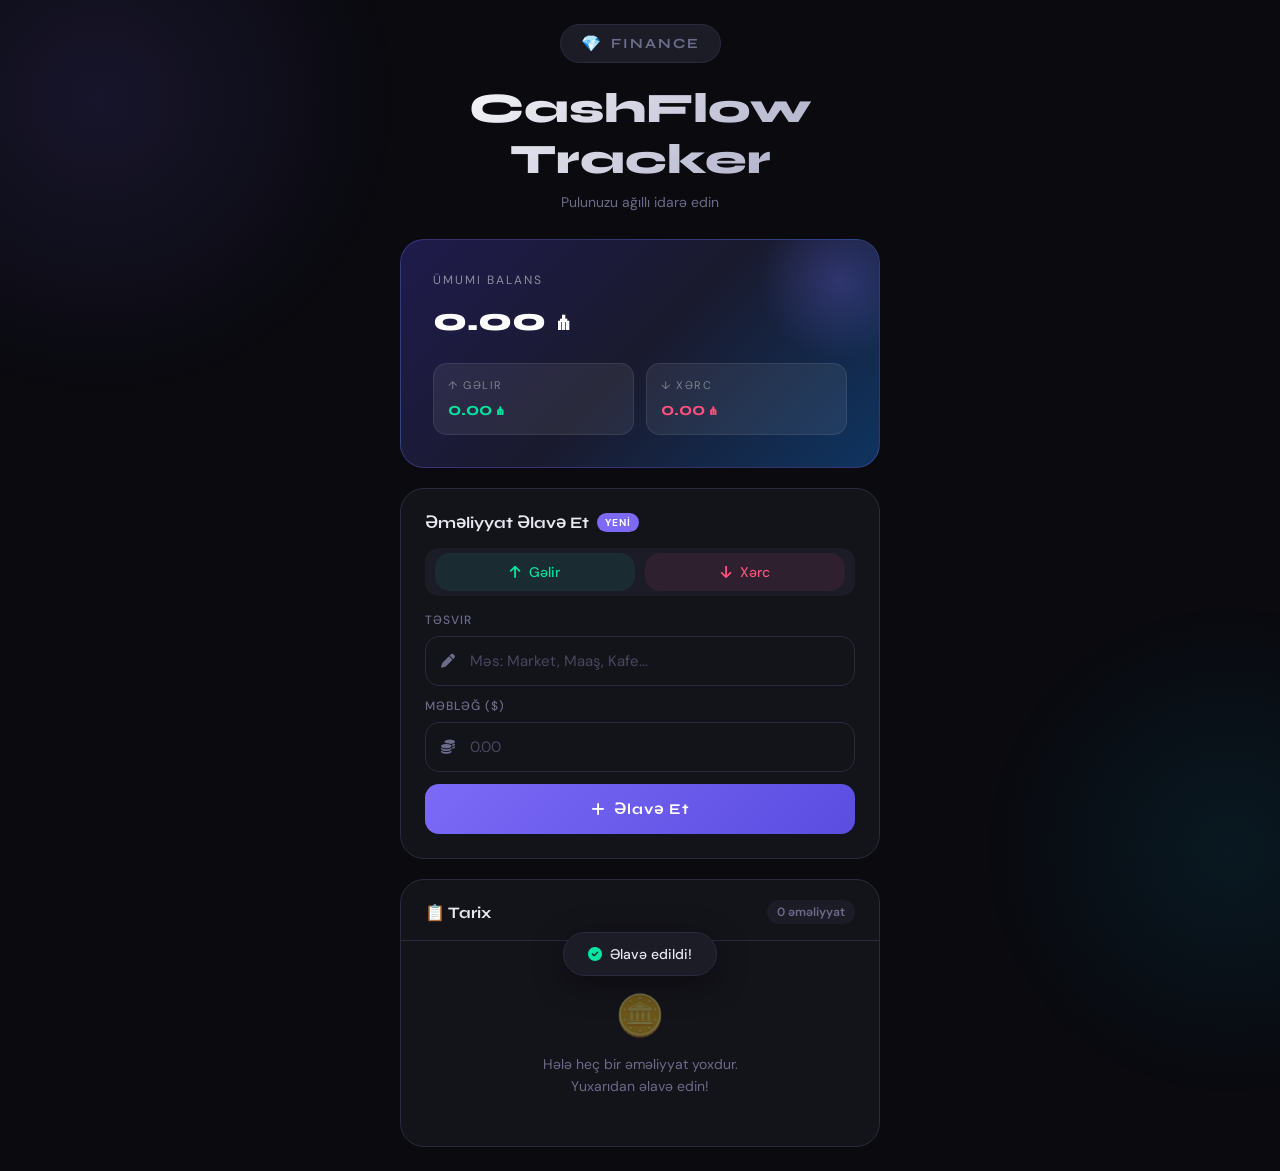
<file: HTML CSS JS/index.html>
<!DOCTYPE html>
<html lang="en">

<head>
    <meta charset="UTF-8">
    <meta name="viewport" content="width=device-width, initial-scale=1.0">
    <title>💰 CashFlow Tracker</title>
    <link rel="preconnect" href="https://fonts.googleapis.com">
    <link
        href="https://fonts.googleapis.com/css2?family=Syne:wght@400;600;700;800&family=DM+Sans:wght@300;400;500&display=swap"
        rel="stylesheet">
    <link rel="stylesheet" href="https://cdnjs.cloudflare.com/ajax/libs/font-awesome/6.5.0/css/all.min.css">
    <link rel="stylesheet" href="style.css">
</head>

<body>

    <div class="app"> <!-- App baslangici -->

        <div class="header"> <!-- Header Baslanginci -->
            <div class="logo"> <!-- Logo Baslanginci -->
                <span class="logo-icon">💎</span>
                <span class="logo-text">Finance</span>
            </div> <!-- Logo Bitisi -->
            <h1>CashFlow Tracker</h1>
            <p>Pulunuzu ağıllı idarə edin</p>
        </div> <!-- Header Bitisi -->

        <div class="balance-card"> <!-- Balance-card baslanginci -->
            <div class="balance-label">Ümumi Balans</div>
            <div class="balance-amount"> <!-- Balance-amount baslangici -->

                <!-- ✅ XETA 3 DÜZƏLDİLDİ — class="total-balance" deyil id="total-balance" olmalıdır -->
                <span id="total-balance">0.00 $</span>

            </div> <!-- Balance-amount bitisi -->

            <div class="balance-stats"> <!-- Balance-stats Baslangici -->
                <div class="stat-box income"> <!-- Stat-box income Baslangici -->
                    <div class="stat-label">↑ Gəlir</div>
                    <div class="stat-value" id="total-income">0.00 $</div>
                </div> <!-- Stat-box income Bitisi -->

                <div class="stat-box expense"> <!-- Stat-box expense baslangici -->
                    <div class="stat-label">↓ Xərc</div>
                    <div class="stat-value" id="total-expense">0.00 $</div>
                </div> <!-- Stat-box expense bitisi -->
            </div> <!-- Balance-stats Bitisi -->

        </div> <!-- Balance-card Bitisi -->

        <!-- ✅ XETA 1 DÜZƏLDİLDİ — input-group-lar add-card-in İÇİNDƏ olmalıdır -->
        <!-- SƏN: add-card-ı bağladıqdan SONRA input-group-ları yazmışdın -->
        <div class="add-card"> <!-- add-card baslangici -->

            <h2>Əməliyyat Əlavə Et <span class="tag">YENİ</span></h2>

            <div class="type-toggle"> <!-- type-toggle baslangici -->
                <button class="type-btn active-income" id="btn-income" onclick="setType('income')">
                    <i class="fas fa-arrow-up"></i> Gəlir
                </button>
                <button class="type-btn active-expense" id="btn-expense" onclick="setType('expense')">
                    <i class="fas fa-arrow-down"></i> Xərc
                </button>
            </div> <!-- type-toggle bitisi -->

            <div class="input-group"> <!-- input-group baslangici -->
                <label for="desc">Təsvir</label>
                <div class="input-wrapper"> <!-- input-wrapper baslangici -->
                    <i class="fas fa-pen icon"></i>
                    <input type="text" id="desc" placeholder="Məs: Market, Maaş, Kafe...">
                </div> <!-- input-wrapper bitisi -->
            </div> <!-- input-group bitisi -->

            <div class="input-group"> <!-- input-group baslangici -->
                <label for="amount">Məbləğ ($)</label>
                <div class="input-wrapper"> <!-- input-wrapper baslangici -->
                    <i class="fas fa-coins icon"></i>
                    <input type="number" id="amount" placeholder="0.00" step="0.01" min="0">
                </div> <!-- input-wrapper bitisi -->
            </div> <!-- input-group bitisi -->

            <!-- ✅ XETA 2 DÜZƏLDİLDİ — add-btn input-group-un XARİCİNDƏ olmalıdır -->
            <!-- SƏN: add-btn-i input-group-un İÇİNDƏ yazmışdın -->
            <button class="add-btn" id="add-btn">
                <i class="fas fa-plus"></i> Əlavə Et
            </button>

        </div> <!-- add-card bitisi -->

        <div class="history-card"> <!-- history-card baslangici -->
            <div class="history-header"> <!-- history-header baslangici -->
                <h2>📋 Tarix</h2>
                <span class="history-count" id="history-count">0 əməliyyat</span>
            </div> <!-- history-header bitisi -->

            <div class="empty-state" id="empty-state"> <!-- empty-state baslangici -->
                <div class="empty-icon">🪙</div>
                <p>Hələ heç bir əməliyyat yoxdur.<br>Yuxarıdan əlavə edin!</p>
            </div> <!-- empty-state bitisi -->

            <ul id="history-list"></ul>
        </div> <!-- history-card bitisi -->

        <div class="toast" id="toast"> <!-- toast baslangici -->
            <i class="fas fa-check-circle"></i>
            <span id="toast-msg">Əlavə edildi!</span>
        </div> <!-- toast bitisi -->

    </div> <!-- App bitisi -->

    <script src="app.js"></script>
</body>

</html>
</file>
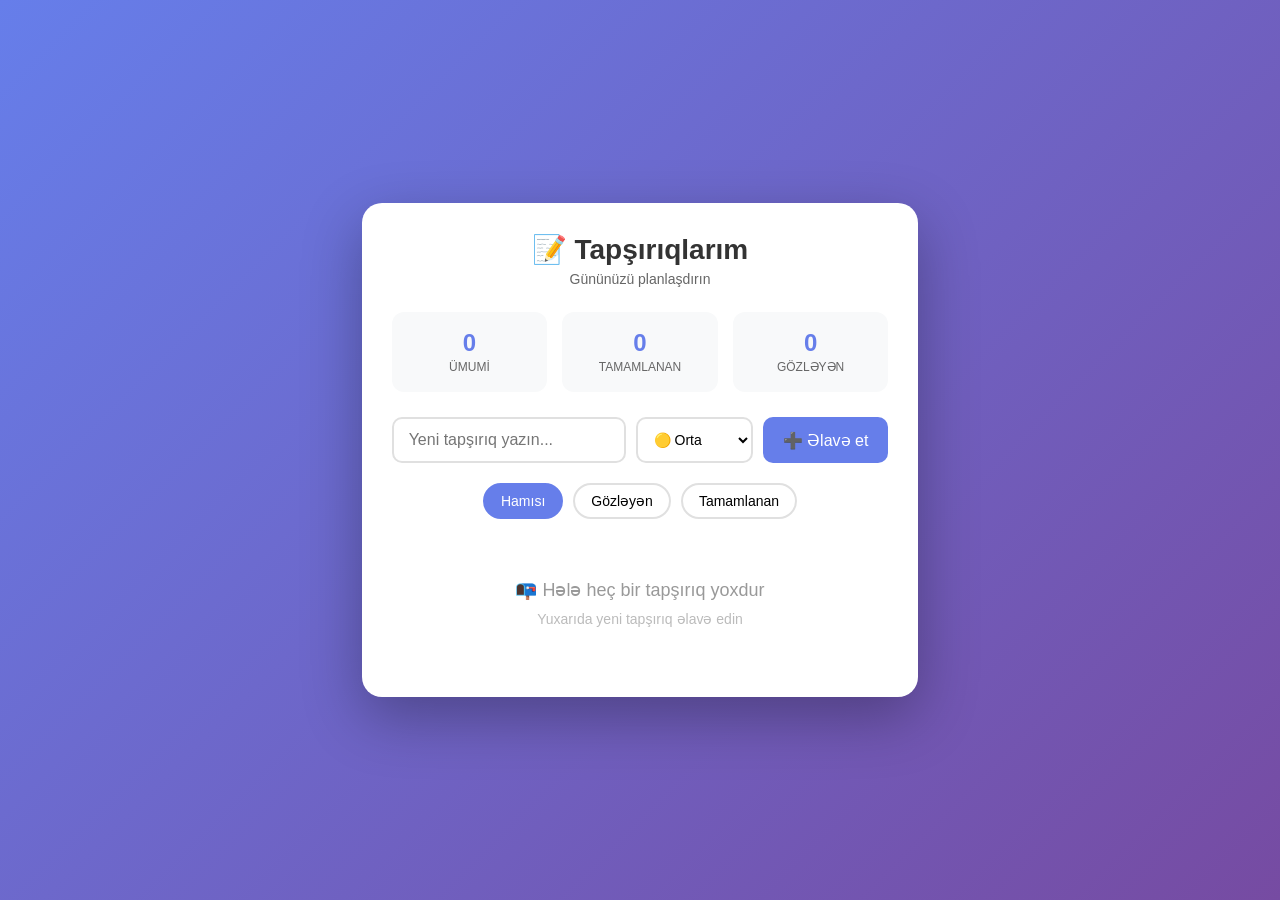
<file: JS Lessons GROK/To Do App/index.html>
<!DOCTYPE html>
<html lang="az">

<head>
    <meta charset="UTF-8">
    <meta name="viewport" content="width=device-width, initial-scale=1.0">
    <meta name="description" content="Tapşırıqlar meneceri - Yeni başlayanlar üçün">
    <title>Tapşırıqlar Meneceri - Yeni Başlayanlar üçün</title>
    <link rel="stylesheet" href="style.css">
</head>

<body>
    <!-- Əsas konteyner -->
    <div class="container">

        <!-- Başlıq hissəsi -->
        <div class="header"> <!-- header -> div (əgər istəyirsinizsə) -->
            <h1>📝 Tapşırıqlarım</h1>
            <p class="subtitle">Gününüzü planlaşdırın</p>
        </div>

        <!-- Statistika kartları -->
        <div class="stats">
            <div class="stat-card">
                <span class="stat-number" id="totalTasks">0</span>
                <span class="stat-label">Ümumi</span>
            </div>
            <div class="stat-card">
                <span class="stat-number" id="completedTasks">0</span>
                <span class="stat-label">Tamamlanan</span>
            </div>
            <div class="stat-card">
                <span class="stat-number" id="pendingTasks">0</span>
                <span class="stat-label">Gözləyən</span>
            </div>
        </div>

        <!-- Yeni tapşırıq əlavə etmə formu -->
        <div class="input-section">
            <input type="text" id="taskInput" placeholder="Yeni tapşırıq yazın..." class="task-input">
            <select id="prioritySelect" class="priority-select">
                <option value="low">🔵 Aşağı</option>
                <option value="medium" selected>🟡 Orta</option>
                <option value="high">🔴 Yüksək</option>
            </select>
            <button onclick="addTask()" class="add-btn">
                ➕ Əlavə et
            </button>
        </div>

        <!-- Filter düymələri -->
        <div class="filters">
            <button onclick="filterTasks('all')" class="filter-btn active" id="filterAll">
                Hamısı
            </button>
            <button onclick="filterTasks('pending')" class="filter-btn" id="filterPending">
                Gözləyən
            </button>
            <button onclick="filterTasks('completed')" class="filter-btn" id="filterCompleted">
                Tamamlanan
            </button>
        </div>

        <!-- Tapşırıqlar siyahısı -->
        <ul id="taskList" class="task-list">
            <!-- Tapşırıqlar buraya əlavə olunacaq -->
        </ul>

        <!-- Boş vəziyyət mesajı -->
        <div id="emptyMessage" class="empty-message">
            <p>📭 Hələ heç bir tapşırıq yoxdur</p>
            <p class="hint">Yuxarıda yeni tapşırıq əlavə edin</p>
        </div>

        <!-- Təmizlə düyməsi - əlavə div ilə -->
        <div class="actions">
            <button onclick="clearAll()" class="clear-btn" id="clearBtn" style="display: none;">
                🗑️ Hamısını sil
            </button>
        </div>

    </div>

    <!-- JavaScript faylı -->
    <script src="script.js"></script>
</body>

</html>
</file>
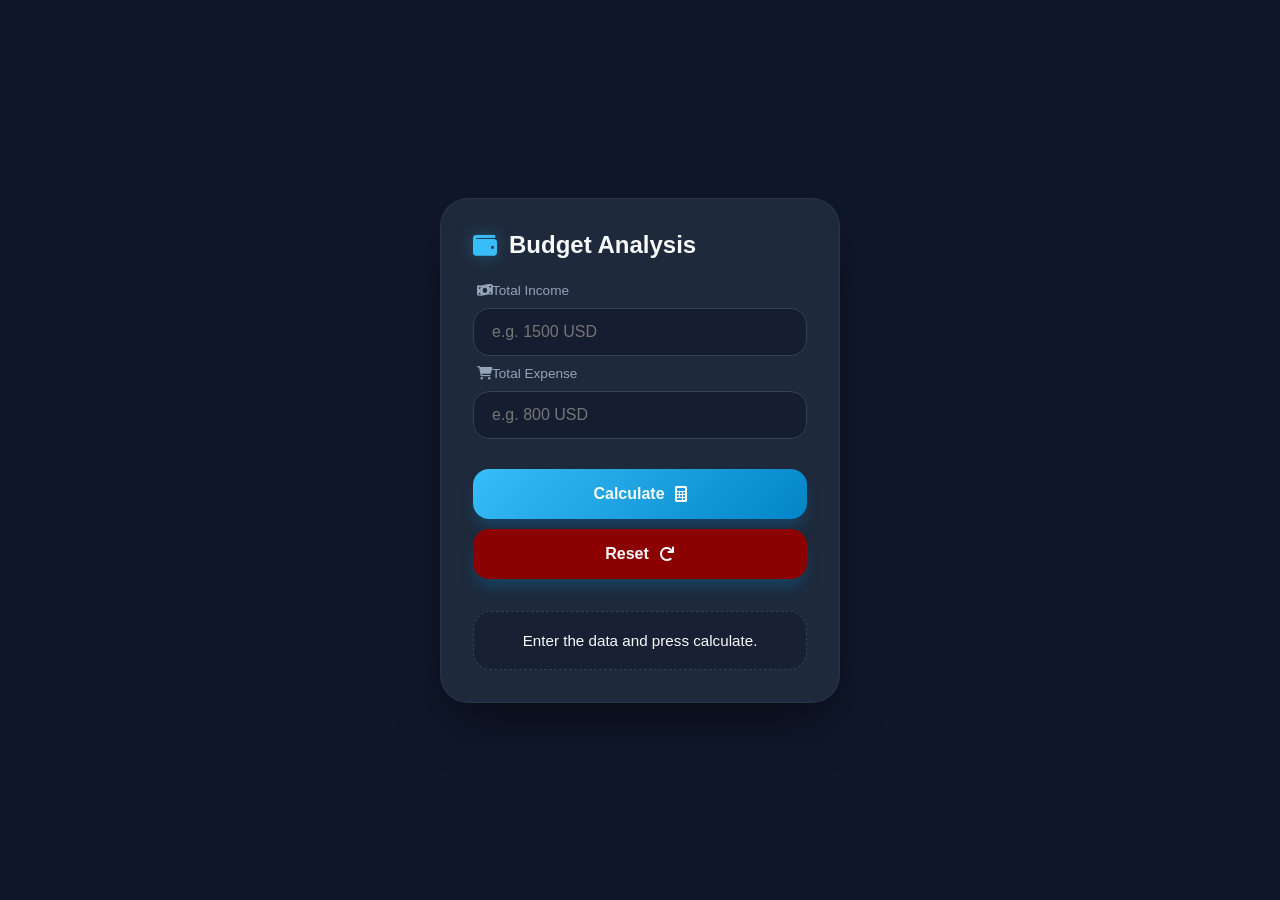
<file: 21.02.2026/Fronted Devoloper/03.04.2026/index.html>
<!DOCTYPE html>
<html lang="en">
<head>
          <meta charset="UTF-8">
          <meta name="viewport" content="width=device-width, initial-scale=1.0">
          <title>Modern Budget Calculator</title>
          <link rel="stylesheet" href="https://cdnjs.cloudflare.com/ajax/libs/font-awesome/6.0.0/css/all.min.css">
          <link rel="stylesheet" href="style.css">
</head>
<body>
        
        <div class="budget-card">

                   <h2><i class="fas fa-wallet"></i>Budget Analysis</h2>

            <div class="input-section">

                    <label for="income"><i class="fas fa-money-bill-wave"></i>Total Income</label>
                    <input type="number" id="incomeInput" placeholder="e.g. 1500 USD">

                    <label for="expence"><i class="fas fa-shopping-cart"></i>Total Expense</label>
                    <input type="number" id="expenseInput" placeholder="e.g. 800 USD">

            </div>

            <button id="calculateBtn">

                    Calculate <i class="fas fa-calculator"></i>

            </button>


            <button class="reset-btn" id="resetBtn">

                Reset <i class="fas fa-redo"></i>
  
            </button>


            <div id="resultBox" class="result-box">
              
               Enter the data and press calculate.

            </div>

        </div> 

<script src="march.js"></script>
</body>
</html>
</file>
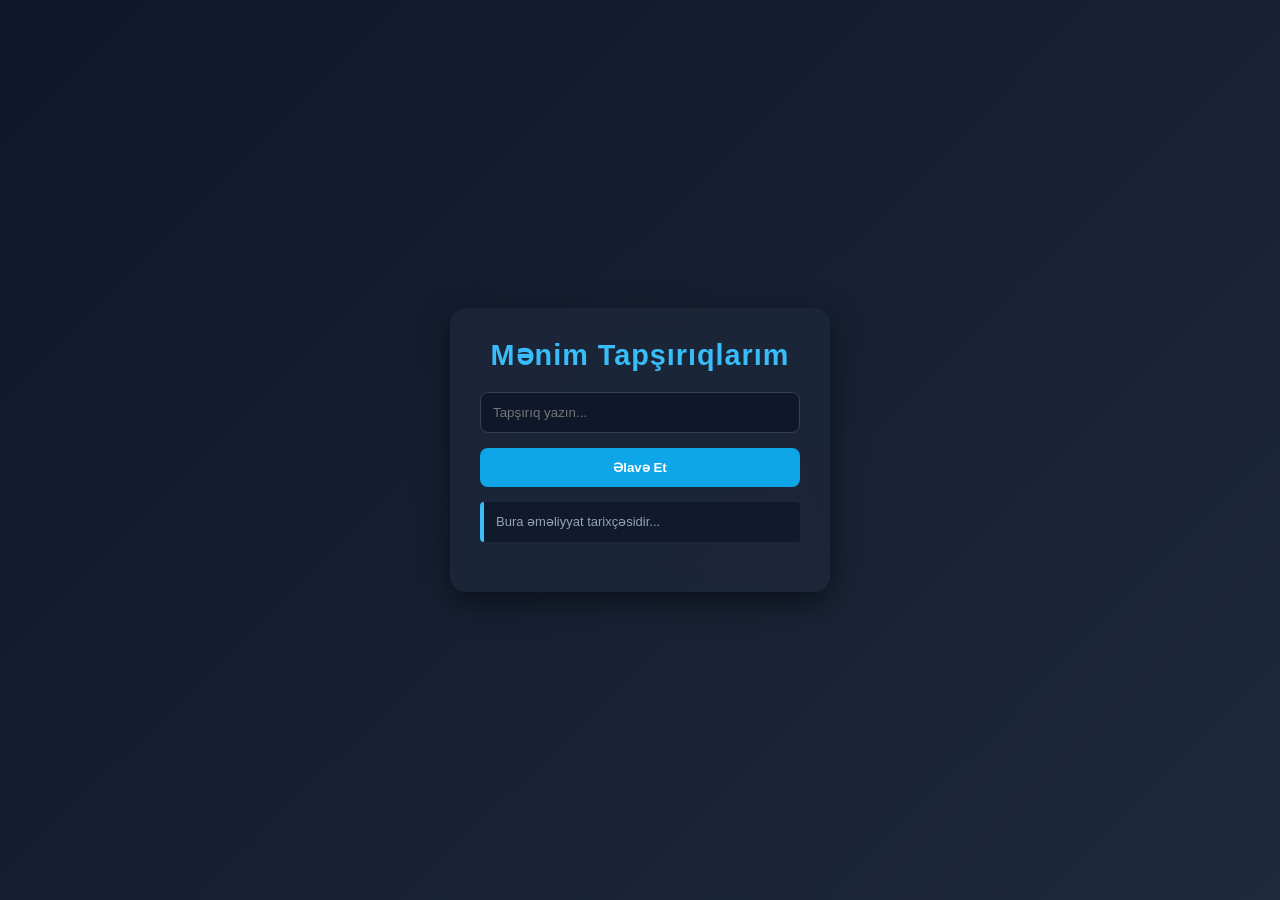
<file: 01.04.2026/todoapp.html>
<!DOCTYPE html>
<html lang="en">

<head>
          <meta charset="UTF-8">
          <meta name="viewport" content="width=device-width, initial-scale=1.0">
          <title>Vizual To-Do Projesi</title>
          <link rel="stylesheet" href="todoapp.css">
</head>

<body>


          <div class="container">

                    <h1>Mənim Tapşırıqlarım</h1>

                    <div class="input-area">

                              <input type="text" id="todo-input" placeholder="Tapşırıq yazın...">
                              <button onclick="handleAdd()">Əlavə Et</button>

                    </div>

                    <div id="log-message" class="log">Bura əməliyyat tarixçəsidir...</div>


                    <ul id="todo-list"></ul>

          </div>


          <script src="todoapp.js"></script>
</body>

</html>
</file>
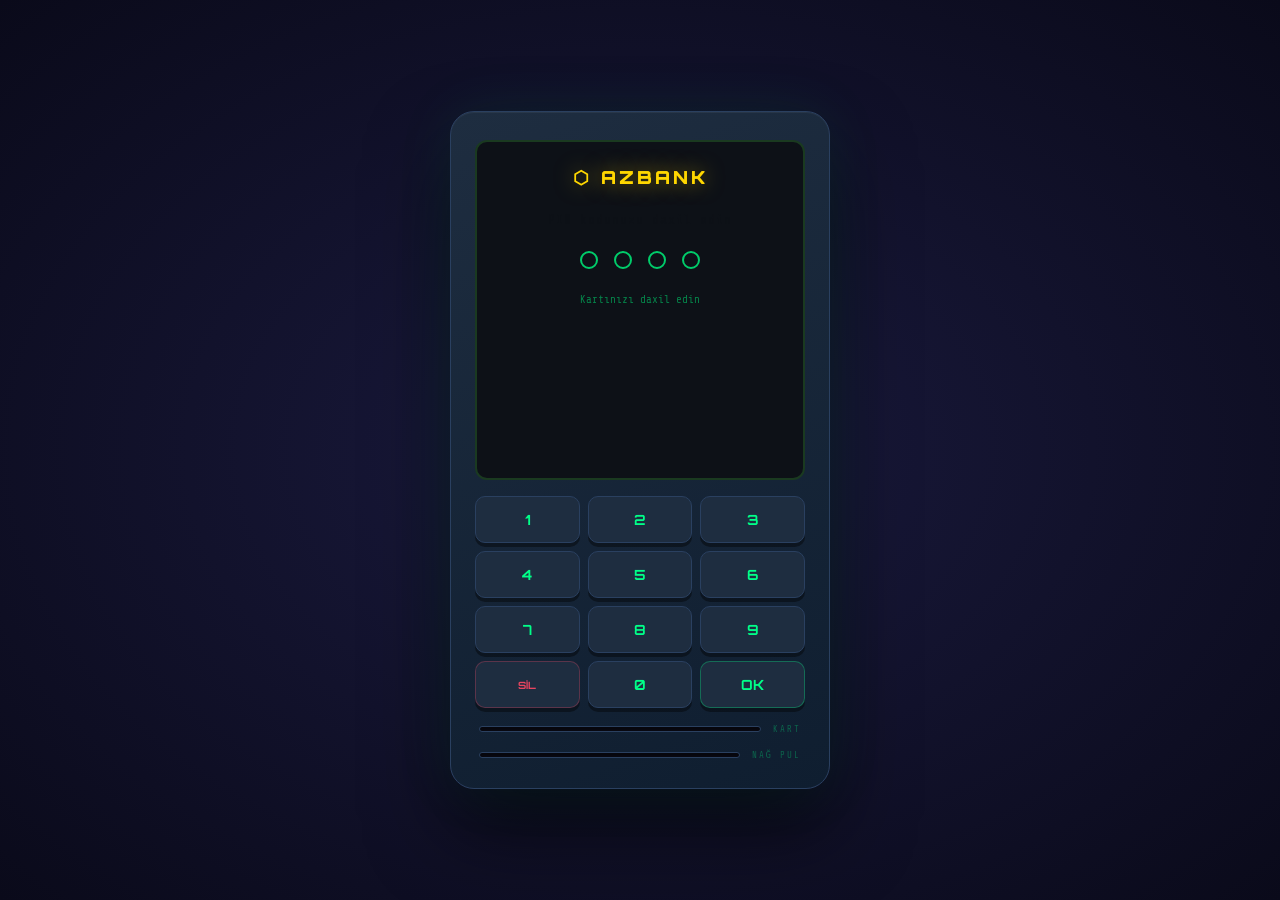
<file: JS Lessons Gemini/atm.html>
<!DOCTYPE html>
<html lang="az">

<head>
    <meta charset="UTF-8">
    <meta name="viewport" content="width=device-width, initial-scale=1.0">
    <title>ATM</title>
    <link href="https://fonts.googleapis.com/css2?family=Share+Tech+Mono&family=Orbitron:wght@400;700;900&display=swap"
        rel="stylesheet">
    <link rel="stylesheet" href="atm.css">
</head>

<body>

    <div class="atm-wrap">

        <!-- EKRAN -->
        <div class="atm-screen" id="screen">

            <!-- PIN EKRANI -->
            <div class="screen-page active" id="page-pin">
                <div class="bank-logo">⬡ AZBANK</div>
                <div class="screen-title">PIN kodunuzu daxil edin</div>
                <div class="pin-dots">
                    <span class="dot" id="dot-0"></span>
                    <span class="dot" id="dot-1"></span>
                    <span class="dot" id="dot-2"></span>
                    <span class="dot" id="dot-3"></span>
                </div>
                <div class="screen-hint">Kartınızı daxil edin</div>
            </div>

            <!-- ANA MENYU -->
            <div class="screen-page" id="page-menu">
                <div class="bank-logo">⬡ AZBANK</div>
                <div class="balance-bar">
                    <span class="bal-label">Balans</span>
                    <span class="bal-amount" id="bal-display">2 450.00 ₼</span>
                </div>
                <div class="menu-grid">
                    <button class="menu-btn" onclick="goTo('page-withdraw')">
                        <span class="mb-icon">↑</span>
                        <span class="mb-text">Çıxarış</span>
                    </button>
                    <button class="menu-btn" onclick="goTo('page-deposit')">
                        <span class="mb-icon">↓</span>
                        <span class="mb-text">Yatırım</span>
                    </button>
                    <button class="menu-btn" onclick="goTo('page-transfer')">
                        <span class="mb-icon">⇄</span>
                        <span class="mb-text">Köçürmə</span>
                    </button>
                    <button class="menu-btn" onclick="goTo('page-history')">
                        <span class="mb-icon">≡</span>
                        <span class="mb-text">Tarix</span>
                    </button>
                </div>
            </div>

            <!-- ÇIXARIŞ -->
            <div class="screen-page" id="page-withdraw">
                <div class="page-header">
                    <button class="back-btn" onclick="goTo('page-menu')">← Geri</button>
                    <span>Çıxarış</span>
                </div>
                <div class="quick-amounts">
                    <button class="quick-btn" onclick="setAmount(50)">50 ₼</button>
                    <button class="quick-btn" onclick="setAmount(100)">100 ₼</button>
                    <button class="quick-btn" onclick="setAmount(200)">200 ₼</button>
                    <button class="quick-btn" onclick="setAmount(500)">500 ₼</button>
                </div>
                <div class="amount-input-wrap">
                    <span class="currency-sign">₼</span>
                    <input type="number" id="withdraw-amount" placeholder="0.00" min="1">
                </div>
                <button class="action-btn" onclick="doWithdraw()">TƏSDİQ ET</button>
            </div>

            <!-- YATIRIM -->
            <div class="screen-page" id="page-deposit">
                <div class="page-header">
                    <button class="back-btn" onclick="goTo('page-menu')">← Geri</button>
                    <span>Yatırım</span>
                </div>
                <div class="quick-amounts">
                    <button class="quick-btn" onclick="setDepAmount(100)">100 ₼</button>
                    <button class="quick-btn" onclick="setDepAmount(500)">500 ₼</button>
                    <button class="quick-btn" onclick="setDepAmount(1000)">1000 ₼</button>
                    <button class="quick-btn" onclick="setDepAmount(2000)">2000 ₼</button>
                </div>
                <div class="amount-input-wrap">
                    <span class="currency-sign">₼</span>
                    <input type="number" id="deposit-amount" placeholder="0.00" min="1">
                </div>
                <button class="action-btn green" onclick="doDeposit()">TƏSDİQ ET</button>
            </div>

            <!-- KÖÇÜRMƏ -->
            <div class="screen-page" id="page-transfer">
                <div class="page-header">
                    <button class="back-btn" onclick="goTo('page-menu')">← Geri</button>
                    <span>Köçürmə</span>
                </div>
                <div class="input-field-wrap">
                    <label>Kart nömrəsi</label>
                    <input type="text" id="transfer-card" placeholder="**** **** **** ****" maxlength="19">
                </div>
                <div class="amount-input-wrap">
                    <span class="currency-sign">₼</span>
                    <input type="number" id="transfer-amount" placeholder="0.00" min="1">
                </div>
                <button class="action-btn blue" onclick="doTransfer()">KÖÇÜR</button>
            </div>

            <!-- TARİX -->
            <div class="screen-page" id="page-history">
                <div class="page-header">
                    <button class="back-btn" onclick="goTo('page-menu')">← Geri</button>
                    <span>Əməliyyat Tarixi</span>
                </div>
                <ul class="history-ul" id="history-ul">
                    <li class="no-history">Hələ heç bir əməliyyat yoxdur</li>
                </ul>
            </div>

            <!-- NƏTİCƏ -->
            <div class="screen-page" id="page-result">
                <div class="result-icon" id="result-icon">✓</div>
                <div class="result-title" id="result-title">Uğurlu!</div>
                <div class="result-msg" id="result-msg"></div>
                <button class="action-btn" onclick="goTo('page-menu')" style="margin-top:32px">ANA MENYU</button>
            </div>

        </div>
        <!-- EKRAN BİTDİ -->

        <!-- KLAVIATURA -->
        <div class="keypad">
            <button class="key" onclick="pressKey('1')">1</button>
            <button class="key" onclick="pressKey('2')">2</button>
            <button class="key" onclick="pressKey('3')">3</button>
            <button class="key" onclick="pressKey('4')">4</button>
            <button class="key" onclick="pressKey('5')">5</button>
            <button class="key" onclick="pressKey('6')">6</button>
            <button class="key" onclick="pressKey('7')">7</button>
            <button class="key" onclick="pressKey('8')">8</button>
            <button class="key" onclick="pressKey('9')">9</button>
            <button class="key red" onclick="clearPin()">SİL</button>
            <button class="key" onclick="pressKey('0')">0</button>
            <button class="key green" onclick="confirmPin()">OK</button>
        </div>

        <!-- KART YUVASI -->
        <div class="card-slot">
            <div class="slot-line"></div>
            <span>KART</span>
        </div>

        <!-- PUL YUVASI -->
        <div class="cash-slot">
            <div class="slot-line"></div>
            <span>NAĞ PUL</span>
        </div>

    </div>

    <script src="atm.js"></script>
</body>

</html>
</file>
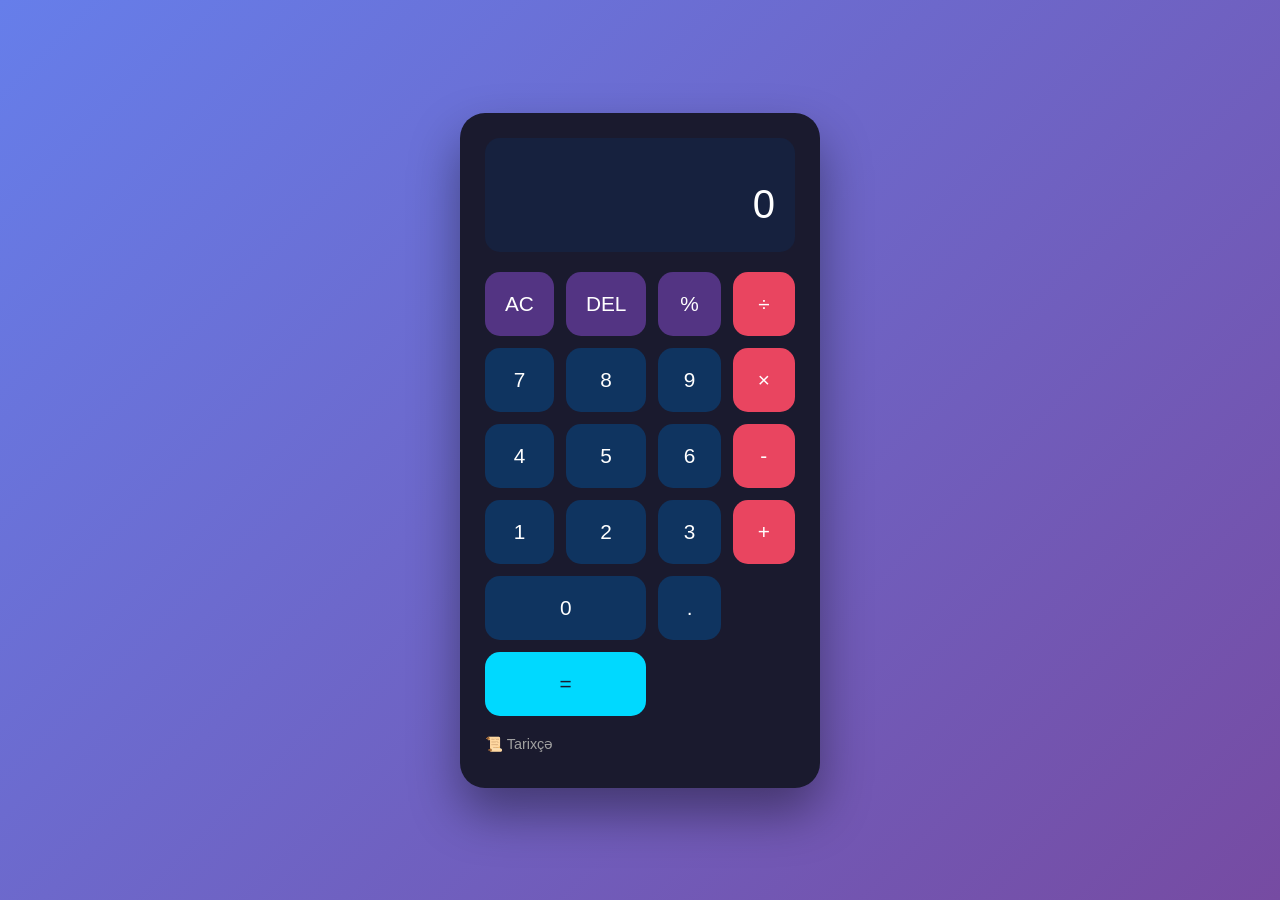
<file: JS Lessons GROK/kimi.html>
<!DOCTYPE html>
<html lang="en">
<head>
       <meta charset="UTF-8">
       <meta name="viewport" content="width=device-width, initial-scale=1.0">
       <title>🧮 Müasir Kalkulyator</title>
       <link rel="stylesheet" href="kimi.css">
</head>
<body>
      
      
          <div class="calculator">

             <div class="display">

                 <div class="previous" id="previous"></div>   
                 <div class="current"  id="current">0</div>   

             </div>  
             
             <div class="buttons">

                 <button class="function" onclick="clearAll()">AC</button>   
                 <button class="function" onclick="deleteLast()">DEL</button>   
                 <button class="function" onclick="appendOperator('%')">%</button>   
                 <button class="operator" onclick="appendOperator('÷')">÷</button>
                 
                 
                 <button class="number"   onclick="appendNumber('7')">7</button>
                 <button class="number"   onclick="appendNumber('8')">8</button>
                 <button class="number"   onclick="appendNumber('9')">9</button>
                 <button class="operator" onclick="appendOperator('×')">×</button>


                 <button class="number"   onclick="appendNumber('4')">4</button>
                 <button class="number"   onclick="appendNumber('5')">5</button>
                 <button class="number"   onclick="appendNumber('6')">6</button>
                 <button class="operator" onclick="appendOperator('-')">-</button>


                 <button class="number"   onclick="appendNumber('1')">1</button>
                 <button class="number"   onclick="appendNumber('2')">2</button>
                 <button class="number"   onclick="appendNumber('3')">3</button>
                 <button class="operator" onclick="appendOperator('+')">+</button>


                 <button class="number zero" onclick="appendNumber('0')">0</button>
                 <button class="number" onclick="appendNumber('.')">.</button>
                 <button class="equals" onclick="calculate()">=</button>

             </div>

             <div class="history" id="history">

                <div class="history-title">📜 Tarixçə</div>
                <div id="historyList"></div>

             </div>

          </div>


<script src="kimi.js"></script>          
</body>
</html>
</file>
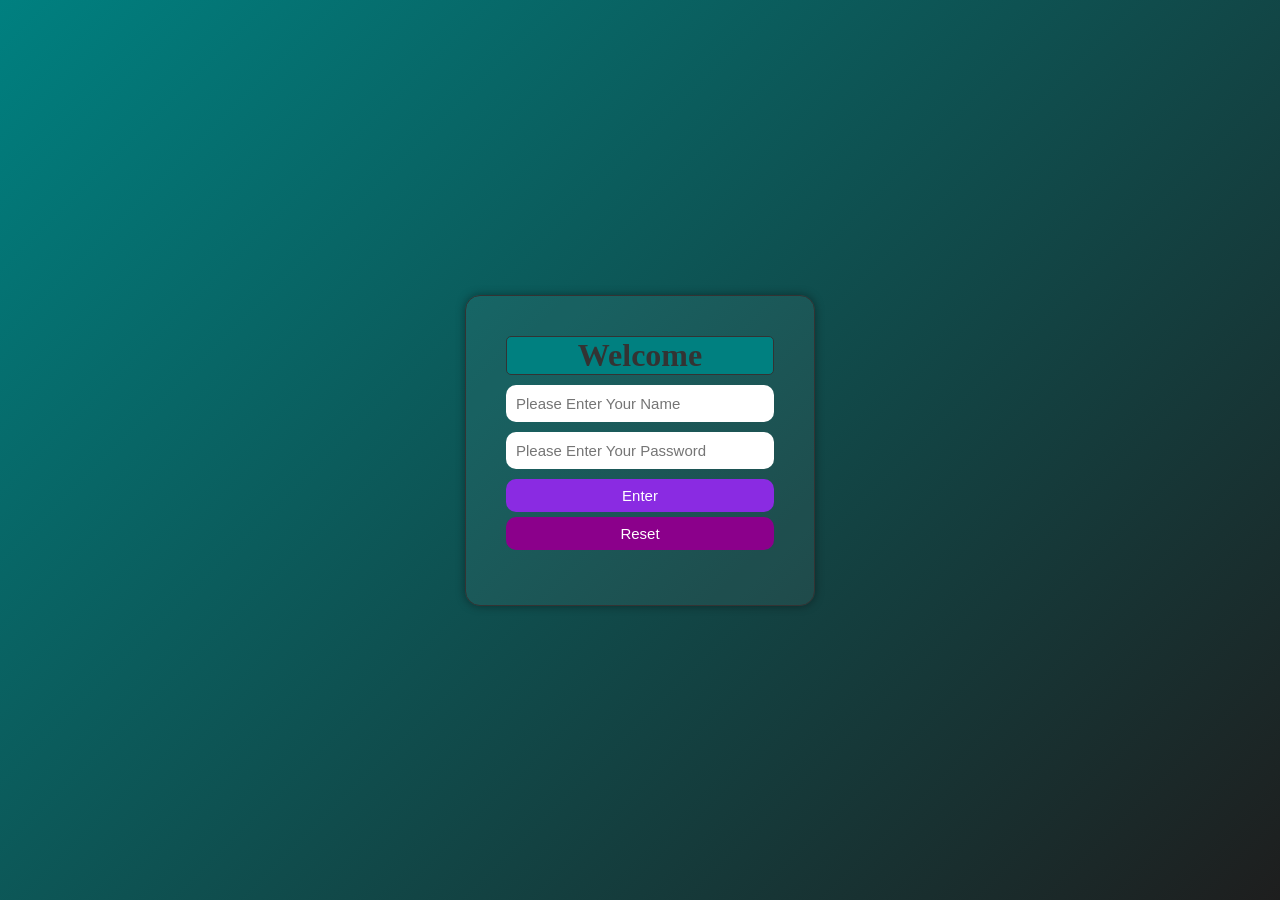
<file: JS Lessons GROK/my.html>
<!DOCTYPE html>
<html lang="en">
<head>
          <meta charset="UTF-8">
          <meta name="viewport" content="width=device-width, initial-scale=1.0">
          <title>MyProject</title>
          <link rel="stylesheet" href="my.css">
</head>
<body>
       
          

          <div class="card">

             <h1>Welcome</h1>

            <input type="text" id="username" placeholder="Please Enter Your Name">
            <input type="number" id="password" placeholder="Please Enter Your Password">

            <button onclick="myProject()">Enter</button>
            <button class="red" onclick="reset()">Reset</button>

            <p id="textmessage"></p>

          </div>

<script src="my.js"></script>
</body>
</html>
</file>
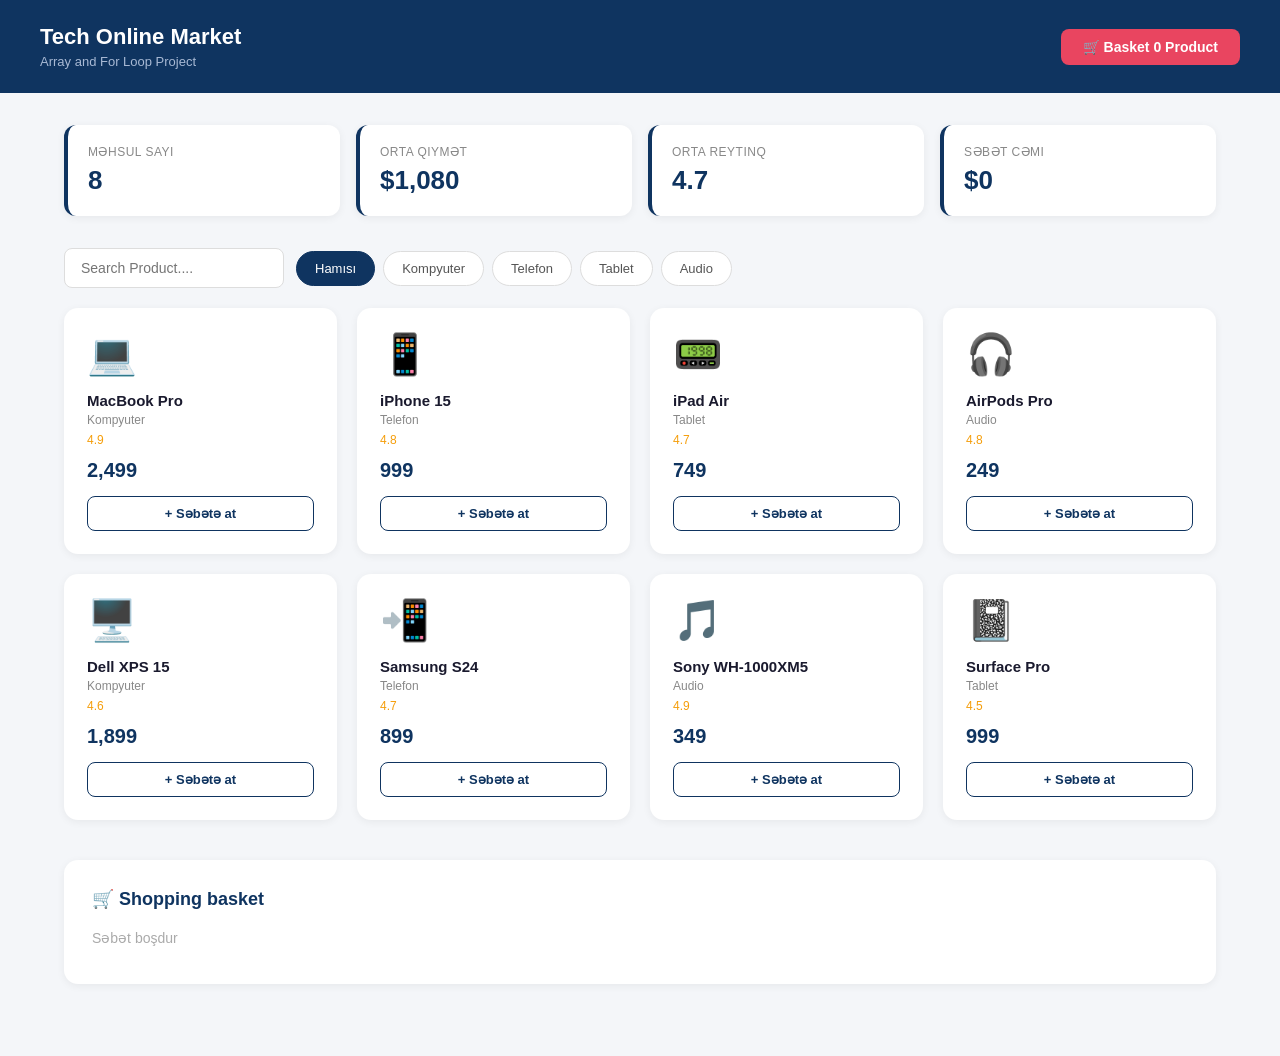
<file: 21.02.2026/Fronted Devoloper/03.04.2026/13.03.2026/index4.html>
<!DOCTYPE html>
<html lang="en">
<head>
    <meta charset="UTF-8">
    <meta name="viewport" content="width=device-width, initial-scale=1.0">
    <title>Tech Online Market</title>
    <link rel="stylesheet" href="style.css">
</head>
<body>
    

       
       <header>

            <div>
              
                <h1>Tech Online Market</h1>
                <p>Array and For Loop Project</p>

            </div>

            <button id="cart-btn" onclick="scrollToCart()">
 
                 🛒 Basket <span id="cart-count">0</span> Product

            </button>
    

       </header>

       <main class="container"> 


            <!-- Statistika kartları — JS tərəfindən doldurulur -->
            <div class="stats-row" id="stats-row"></div>

            <!-- Axtarış + filterlər -->
            <div class="search-section">

                <input type="text" id="search-input" placeholder="Search Product...."  oninput="renderAll()" /> 
                <div class="filter-buttons" id="filter-buttons"></div>

            </div>


            <!-- Məhsul kartları — JS tərəfindən doldurulur -->
            <div class="products-grid" id="products-grid"></div>

            <!-- Basket --->
            <section class="cart-section" id="cart-section">

                <h2>🛒 Shopping basket</h2>
                <div id="cart-list">The basket is empty.</div>


            </section>



       </main>




<script src="script.js"></script>   
</body>
</html>
</file>
<file: 03.04.2026/style.css>
* {

   margin: 0;
   padding: 0;
   box-sizing: border-box;

}


body {

   font-family: 'Segoe UI', Tahoma, Geneva, Verdana, sans-serif;
   background: linear-gradient(135deg,  #667eea 0%, #764ba2 100%);
   min-height: 100vh;    
   padding: 20px; 

}


.container {

   max-width: 600px;
   margin: 0 auto;
   background: #fff;
   border-radius: 20px;
   padding: 30px;
   box-shadow: 0 20px 60px rgba(0, 0, 0, 0.3);

}


.header {

   text-align: center;  
   margin-bottom: 25px;    

}


.logo {
 
  font-size: 60px;       
  margin-bottom: 10px; 

}


.header h1 {

   color: #333;    
   font-size: 28px;
   margin-top: 5px;   

}


.subtitle {

  color: #666; 
  font-size: 14px;      

}


.progress-section {

   margin-bottom: 20px;

}


.progress-info {

   display: flex;       
   justify-content: space-between;
   margin-bottom: 8px;
   font-size: 14px;
   color: #666;

}


.progress-bar {

  height: 10px;
  background: #e0e0e0; 
  border-radius: 5px;       
  overflow: hidden;

}


.progress-fill {

   height: 100%;
   background: linear-gradient(90deg, #667eea, #764ba2);
   width: 0%;
   transition: width 0.3s ease;

}


.stats {

   display: flex;
   justify-content: space-between;
   gap: 15px;
   margin-bottom: 25px;

}


.stat-box {

   flex: 1;
   background: #f8f9fa;
   padding: 15px;
   border-radius: 12px;
   text-align: center;
   border: 2px solid transparent;
   transition: all 0.3s;

}


.stat-box:hover {

   border-color: #667eea;
   transform: translateY(-2px);

}


.stat-icon {

  font-size: 24px;
  display: block;
  margin-bottom: 5px;

}


.stat-value {

   font-size: 24px;
   font-weight: bold;
   color: #667eea;
   display: block;

}


.stat-label {
    font-size: 12px;
    color: #666;
}



.mode-selection h2 {
    text-align: center;
    margin-bottom: 20px;
    color: #333;
}

.modes {
    display: flex;
    flex-direction: column;
    gap: 15px;
}

.mode-btn {
   
    display: flex;
    flex-direction: column;
    align-items: center;
    padding: 20px;
    background: #f8f9fa;
    border: 2px solid #e0e0e0;
    border-radius: 15px;
    cursor: pointer;
    transition: all 0.3s;
}

.mode-btn:hover {
     border-color: #667eea;
     background: #f0f4ff;
     transform: scale(1.02);
}


.mode-icon {

   font-size: 40px;
   margin-bottom: 10px;
}


.mode-title {

   font-size: 18px;
   font-weight: bold;
   color: #333;
   margin-bottom: 5px;

}


.mode-desc {

   font-size: 14px;
   color: #666;

}


.game-section {

   animation: fadeIn 0.5s;
}


.question-card {

  background: linear-gradient(135deg,  #667eea 0%, #764ba2 100%);
  color: #fff;
  padding: 30px;
  border-radius: 15px;
  text-align: center;
  margin-bottom: 20px;

}


.question-type {

  font-size: 14px;
  opacity: 0.9;
  margin-bottom: 10px;

}


.question-word {
 
  font-size: 36px;      
  font-weight: bold;
  margin-bottom: 15px;  

}


.speak-btn {

   padding: 10px 20px;
   background:rgba(255, 255, 255, 0.2);
   color: #fff;
   border: 2px solid #fff;
   border-radius: 25px;
   cursor: pointer;
   font-size: 14px;
   transition: all 0.3s;

}


.speak-btn:hover {

   background: #fff;
   color: #667eea;

}


/* Cavab variantları */
.answers {

  display: grid;
  grid-template-columns: 1fr 1fr;
  gap: 15px;
  margin-bottom: 20px;

}


.answer-btn {

  padding: 20px;
  background:#f8f9fa;
  border: 2px solid #e0e0e0;
  border-radius: 12px;
  font-size: 16px;
  transition: all 0.3s;

}


.answer-btn:hover {

   border-color: #667eea;
   background: #f0f4ff;

}


.answer-btn.correct {

   background: #d4edda;
   border-color: #28a745;
   color: #155724;

}


.answer-btn.wrong {

   background: #f8d7da;
   border-color: #dc3545;
   color: #721c24;

}


.answer-btn.disabled {

  pointer-events: none;   
  opacity: 0.6;     

}


/* Yazı cavabı */
.input-answer {

   display: flex;
   gap: 10px;
   margin-bottom: 20px;

}


.input-answer input {

   flex: 1;
   padding: 15px;
   border: 2px solid #e0e0e0;
   border-radius: 10px;
   font-size: 10px;

}


.input-answer input:focus {
  
   outline: none;    
   border-color: #667eea;   

}


.check-btn {

  padding: 15px 30px;
  background:#667eea;
  color: #fff;
  border: none;
  border-radius: 10px;
  font-size: 16px;
  transition: all 0.3s;

}

.check-btn:hover {

   background: #5568d3;
}


.feedback{

  text-align: center; 
  padding: 15px;
  border-radius: 10px;
  margin-bottom: 20px; 
  display: none;       

}


.feedback.correct {

   display: block;
   background: #d4edda;
   color: #155724;

}


.feedback.wrong {

   display: block;
   background: #f8d7da;
   color: #721c24;

}


.feedback-icon {

   font-size: 40px;
   margin-bottom: 10px;
}

.result-section {

   text-align: center;
   animation: fadeIn 0.5s;

}


.result-icon {

  font-size: 80px;
  margin-bottom: 20px;

}


.result-section h2 {
 
  color: #333; 
  margin-bottom: 10px;
          
}


.result-text {

  color: #666;
  margin-bottom: 25px;

}


.result-stats {

   background: #f8f9fa;
   padding: 20px;
   border-radius: 15px;
   margin-bottom: 25px;

}


.result-stat {

   display: flex;
   justify-content: space-between;
   padding: 10px 0;
   border-bottom: 1px solid #e0e0e0;

}


.result-stat:last-child {

  border-bottom: none;         

}


.restart-btn {

  padding: 15px 40px;
  background: linear-gradient(135deg, #667eea 0%, #764ba2 100%);
  color: #fff;
  border: none;
  border-radius: 25px;
  font-size: 16px;
  cursor: pointer;
  transition: 0.3s;

}


.restart-btn:hover {

   transform: scale(1.05);
   box-shadow: 0 10px 20px rgba(102, 126, 234, 0.3);

}


.dictionary-section {

  margin-top: 30px;
  padding-top: 20px;
  border: 2px solid #e0e0e0;

}


.dictionary-section h3 {

  color: #333;
  margin-bottom: 15px;

}


.word-list {

   display: flex;
   flex-wrap: wrap;
   gap: 10px;

}


.word-tag {

  display: inline-flex;
  align-items: center;
  gap: 8px;
  padding: 8px 15px;
  background:#f0f4ff;
  border: 1px solid #667eea;
  border-radius: 20px;
  font-size: 14px;

}


.word-tag .de {

   color: #667eea;
   font-weight: bold;
}


.word-tag .az {

   color: #666;
}


.empty-dict {

   color: #999;
   font-style: italic;
}


@keyframes fadeIn {

   from {

      opacity: 0;
      transform: translateY(20px);
   }
   to {
      opacity: 1;
      transform: translateY(0);
   }
}

@keyframes  shake {

   0% , 100% {transform:translateX(0);}
   25% {transform: translateX(-10px);}
   75% {transform: translateX(10px);}
}


.shake {

   animation: shake 0.5s;
}


@keyframes pulse {

   0%,100% {transform: scale(1);}
   50% {transform: scale(1.05);}

}


.pulse {

  animation: pulse 0.3s;

}


@media (max-width: 480px){

   .container {

      padding: 20px;

   }

   .header h1 {

      font-size: 22px;
   }

   .stats {

      gap: 10px;

   }


  .stat-box {

     padding: 10px;

  }


  .stat-value {

    font-size: 18px;

  }


  .answers {
    
    grid-template-columns: 1fr;

  }


 .question-word {

    font-size: 28px;
 }
}
</file>
<file: 04.04.2026/style.css>
* {

  margin: 0;
  padding: 0;
  box-sizing: border-box;

}


body {

  font-family: 'Segoe UI', Tahoma, Geneva, Verdana, sans-serif;
  background: linear-gradient(135deg, #667eea 0%, #764ba2 100%);
  min-height: 100vh;
  display: flex;
  justify-content: center;
  align-items: center;
  padding: 20px;

}



.container {

   background: #fff;
   border-radius: 20px;
   padding: 40px;
   box-shadow: 0 20px 60px rgba(0, 0, 0, 0.3);
   max-width: 500px;
   width: 100%;
   text-align: center;

}


.header {
 
  margin-bottom: 30px; 

}


.header h1 {

   color: #333;
   font-size: 36px;
   margin-bottom: 10px;

}


.subtitle {

  color: #666; 
  font-size: 16px;       

}


.mode-selection h2 {

   color: #333;
   margin-bottom: 25px;
   font-size: 20px;

}


.mode-buttons {

   display: flex;
   gap: 20px;
   justify-content: center;

}


.mode-btn {

   flex: 1;
   padding: 30px 20px;
   background:#f8f9fa;
   border: 3px solid #e0e0e0;
   border-radius: 15px;
   cursor: pointer;
   transition: all 0.3s;
   display: flex;
   flex-direction: column;
   align-items: center;
   gap: 10px;

}


.mode-btn:hover {

   border-color: #667eea;
   background: #f0f4ff;
   transform: translateY(-5px);
   
}


.mode-icon {

  font-size: 50px;    

}


.mode-text {

   font-size: 16px;
   font-weight: bold;
   color: #333;

}


.game-section {

   animation: fadeIn 0.5s;

}


.status-bar {

   display: flex;
   justify-content: space-between;
   align-items: center;
   margin-bottom: 20px;
   padding: 15px;
   background: #f8f9fa;
   border-radius: 10px;

}


.current-player {
 
  font-size: 18px;        
  color: #333;
  font-weight: bold;

}


.player-x {

   color: #667eea;
   font-size: 24px;

}


.player-o {

   color: #764ba2;
   font-size: 24px;

}


.reset-btn {

   padding: 10px 20px;
   background: #667eea;
   color: #fff;
   border: none;
   border-radius: 8px;
   cursor: pointer;
   font-size: 14px;
   transition: all 0.3s;

}


.reset-btn:hover {

   background: #5568d3;
   transform: scale(1.05);

}


.game-board {

   display: grid;  
   grid-template-columns: repeat(3, 1fr);
   gap: 10px;
   margin-bottom: 20px;
   position: relative;

}



.cell {

   aspect-ratio: 1;
   background: #f8f9fa;
   border: 3px solid #e0e0e0;
   border-radius: 15px;
   display: flex;
   justify-content: center;
   align-items: center;
   font-size: 50px;
   cursor: pointer;
   transition: all 0.3s;
   user-select: none;

}



.cell:hover {

  background: #f0f4ff;
  border-color: #667eea;
  transform: scale(1.05);

}


.cell.x {

   color: #667eea;
   animation: popIn 0.3s;

}


.cell.o {
 
  color: #764ba2; 
  animation: popIn 0.3s;        
  
}


.cell.winner {

  background: #d4edda;
  border-color: #28a745;
  animation: pulse 1s infinite;

}


.winning-line {

  position: absolute;
  background: #28a745;
  border-radius: 5px;
  display: none;
  z-index: 10;

}


.result-message {

   padding: 20px;
   border-radius: 10px;
   font-size: 20px;
   font-weight: bold;
   margin-bottom: 20px;
   display: none;

}



.result-message.show {

  display: block;
  animation: slideIn 0.5s;   

}


.result-message.win {

  background: #d4edda;  
  color: #856404;

}


.result-message.draw {

   background: #fff3cd;
   color: #856404;

}



.score-board {
 
   display: flex;  
   justify-content: space-between;   
   gap: 15px;
   margin-top: 20px;  
   padding-top: 20px;
   border-top: 2px solid #e0e0e0;
   
}


.score-item {

   flex: 1;
   padding: 15px;
   background: #f8f9fa;
   border-radius: 10px;

}


.score-label {

   display: block;
   font-size: 12px;
   color: #666;
   margin-bottom: 5px;

}


.score-value {

   display: block;
   font-size: 24px;
   font-weight: bold;
   color: #333;

}


.menu-btn {

   margin-top: 20px;
   padding: 15px 30px;
   background: #6c757d;
   color: #fff;
   border: none;
   border-radius: 10px;
   cursor: pointer;
   font-size: 16px;
   transition: all 0.3s;

}


.menu-btn:hover {

   background: #5a6268;
   transform: scale(1.055);

}


@keyframes fadeIn{

   from{

      opacity: 0;
      transform: translateY(20px);
   }
   to {
      opacity: 1;
      transform: translateY(0);
   }
}


@keyframes popIn{

   0% {

      transform: scale(0);
  
   }
   50% {

      transform: scale(1.2);
   }
   100% {

      transform: scale(1);
   }
}


@keyframes pulse {

    0%, 100% {

       transform: scale(1);
    }
    50% {

       transform: scale(1.05);
    }
}



@keyframes slideIn {

   from {

      opacity: 0;
      transform: translateY(-20px);

   }
   to {

      opacity: 1;
      transform: translateY(0);
   }
}


@medi (max-width: 480px){

   .container {

      padding: 20px;

   }


  .header h1 {

    font-size: 28px;

  }


  .mode-buttons {

    flex-direction: column;
  }


  .cell {

   font-size: 40px;

  }


  .score-board {

   flex-direction: column;
   
  }
}
</file>
<file: 28.03.2026/style.css>
* {
 
   margin: 0;
   padding: 0;
   box-sizing: border-box; 
   font-family: 'Segoe UI', Tahoma, Geneva, Verdana, sans-serif;

}


body {

   min-height: 100vh;  
   background: linear-gradient(135deg, #1e3c72 0%, #2a5298 100%);   
   display: flex;  
   justify-content: center;
   align-items: center;
   padding: 20px;

}


.weather-app {

   width: 100%;
   max-width: 450px;    
   background: rgba(255, 255, 255, 0.95);  
   border-radius: 30px; 
   padding: 40px 30px;
   box-shadow: 0 20px 60px rgba(0, 0, 0, 0.3);

}



h1 {

  text-align:center;   
  color: #2a5298;     
  margin-bottom: 30px;
  font-size: 2em;

}


.search-box {

   position: relative; 
   margin-bottom: 30px; 

}


.search-input {

   width: 100%;
   padding: 15px 50px 15px 20px;  
   border: 2px solid #e0e0e0;  
   border-radius: 50px;
   font-size: 1em; 
   outline: none;  
   transition: border-color 0.3s;

}


.search-input:focus {

   border-color: #2a5298; 

}


.search-btn {

   position: absolute; 
   right: 5px;     
   top: 50%;
   transform: translateY(-50%); 
   width: 40px;
   height: 40px;
   background: #2a5298;
   border: none;
   border-radius: 50%;
   color: #fff;
   cursor: pointer;
   font-size: 1.1em;
   transition: background 0.3s;
   
}


.search-btn:hover {

   background: #1e3c72;
}


.weather-card {

   text-align: center;
   display: none;

}


.weather-card.show {

   display: block;
   animation: fadeIn 0.5s;
}


@keyframes fadeIn {

   form  {opacity: 0; transform: translateY(20px);}
   to    {opacity: 1; transform: translateY(0);}

}


.city-name {

   font-size: 1.8em;
   color: #333;
   margin-bottom: 10px;

}


.weather-icon {

   font-size: 6em;
   margin: 20px 0;

}


.temperature {

   font-size: 4em;
   font-weight: bold;
   color: #2a5298;
   margin-bottom: 10px;

}


.description {

   font-size: 1.2em;
   color: #666;
   text-transform: capitalize;
   margin-bottom: 30px;

}


.details {

   display: grid;
   grid-template-columns: repeat(3, 1fr);
   gap: 15px;
   margin-top: 30px;

}



.detail-box {

   background: #f5f5f5;
   padding: 15px;
   border-radius: 15px;
   text-align: center;

}


.detail-icon {

   font-size: 1.5em;
   margin-bottom: 5px;

}


.detail-label {

   font-size: 0.8em;
   color: #999;
   margin-bottom: 5px;

}


.detail-value {

   font-size: 1.1em;
   font-weight: bold;
   color: #333;
}


.loading {

   text-align: center;
   padding: 40px;
   display: none;
}


.loading.show {

   display: block;
}


.spinner {

   width: 50px;
   height: 50px;
   border: 4px solid #e0e0e0;
   border-top-color: #2a5298;
   border-radius: 50%;
   animation: spin 1s linear infinite;
   margin: 0 auto 20px;

}


@keyframes spin { to {transform: rotate(360deg);}}


.error {

   background: #ffebee;
   color: #c62828;
   padding: 15px;
   border-radius: 10px;
   text-align: center;
   margin-top: 20px;
   display: none;

}


.error.show {

   display: block;
   animation: shake 0.5s;

}



@keyframes shake {

   0% ,100% {transform: translateX(0);}
   25% {transform: translateX(-10px);}
   75% {transform: translateX(10px);}

}


.forecast {

  margin-top: 30px;
  padding-top: 30px;
  border: 2px solid #e0e0e0;

}


.forecast-title {

   font-size: 1.1em;
   color: #666;
   margin-bottom: 20px;
   text-align: center;

}


.forecast-days {

   display: flex;
   justify-content: space-between;
   gap: 10px;

}


.forecast-day {

   flex: 1;
   background:#f5f5f5;
   padding: 15px 10px;
   border-radius: 15px;
   text-align: center;

}


.forecast-date {

   font-size: 0.85em;
   color: #999;
   margin-bottom: 10px;

}



.forecast-icon {

   font-size: 2em;
   margin-bottom: 10px;

}


.forecast-temp {

   font-size: 1.1em;
   font-weight: bold;
   color: #2a5298;

}


.suggestions {

   position: absolute;
   top: 100%;
   left: 0;
   right: 0;
   background: #fff;
   border-radius: 15px;
   box-shadow: 0 5px 20px rgba(0, 0, 0, 0.1);
   margin-top: 5px;
   max-height: 200;
   overflow-y: auto;
   display: none;
   z-index: 100;

}


.suggestions.show {

   display: block;

}


.suggestion-item {

   padding: 12px 20px;
   cursor: pointer;
   transition: background 0.2s; border-bottom: 1px solid #f0f0f0;

}



.suggestion-item:hover {

   background: #f5f5f5;
}


.suggestion-item:last-child {

   border-bottom: none;

}


@media (max-width: 480px){

   .weather-app  {padding: 30px 20px;}
   .temperature  {font-size: 3em;}
   .weather-icon {font-size: 5em;}
   .details {grid-template-columns: 1fr;}
   .forecast-days {flex-direction: column;}

}
</file>
<file: HTML CSS JS/style.css>
/* 

 CSS DEĞİŞƏNLƏR — Rəngləri bir yerdə 
 saxlayırıq Dəyişdirmək istəsən yalnız buranı dəyiş

*/
:root {

   --bg: #0a0a0f; /* Səhifənin arxa fon rəngi — tünd gecə */
   --surface: #13131a; /* Kartların fon rəngi */
   --surface2: #1c1c27; /* İkinci səviyyə fon — bir az açıq */
   --border: #2a2a3d; /* Xətt və kənar rəngi */
   --text: #e8e8f0; /* Əsas mətn rəngi — açıq boz */
   --text-dim: #6b6b8a; /* Solğun mətn — ikinci dərəcəli yazılar */
   --plus: #00e5a0; /* Gəlir rəngi — yaşıl */
   --plus-bg: rgba(0, 229, 160, 0.08); /* Gəlir fonu — şəffaf yaşıl */
   --minus: #ff4f7b; /* Xərc rəngi — qırmızı */
   --minus-bg: rgba(255, 79, 123, 0.08); /* Xərc fonu — şəffaf qırmızı */
   --accent: #7c6af7; /* Vurğu rəngi — bənövşəyi (düymə, fokus) */
}


/*

SIFIRLAMA — Hər brauzer öz boşluqlarını əlavə edir *=bütün elementlər

*/

* {
   
   margin: 0; /* Kənar boşluğu sıfırla */
   padding: 0; /* İç boşluğu sıfırla */
   box-sizing: border-box; /* Padding əlavə etsək element böyüməsin, içinə sığdırsın */
}


/*

 ƏSAS BƏDƏN

*/

body {

   font-family: 'DM Sans', sans-serif; /* Əsas yazı növü */
   background: var(--bg); /* Arxa fon rəngi */
   color: var(--text); /* Əsas mətn rəngi */
   min-height: 100vh; /* Ən azı tam ekran hündürlüyü */
   display: flex; /* Flex — elementləri yerləşdirmək üçün */
   align-items: center; /* Şaquli mərkəzə al */
   justify-content: center; /* Üfüqi mərkəzə al */
   padding: 24px; /* Kənarlardan boşluq — telefonda kəsilməsin */
   position: relative; /* ::before və ::after üçün lazımdır */
   overflow-x: hidden; /* Üfüqi sürüşməni gizlət */
}



/* Dekorativ işıq — sol yuxarı küncə */
body::before {

  content: ''; /* Mütləq lazımdır, boş olsa belə */
  position: fixed; /* Ekrana sabitlənib, scroll ilə getmir */
  top: -200px; /* Yuxarıdan kənara çıxır */
  left: -200px; /* Soldan kənara çıxır */
  width: 600px; /* Genişlik */
  height: 600px; /* Hündürlük */
  background: radial-gradient(circle, rgba(124, 106, 247, 0.12) 0%, transparent 70% ); /* Mərkəzdən kənara solğunan bənövşəyi işıq */
  border-radius: 50%; /* Dairə et */
  pointer-events: none; /* Kliklərə mane olmasın */
  z-index: 0; /* Ən arxada qalsın */
  
}


/* Dekorativ işıq — sağ aşağı küncə */
body::after {

   content: '';
   position: fixed;
   bottom: -200px; /* Aşağıdan kənara çıxır */
   right: -200px; /* Sağdan kənara çıxır */
   width: 500px;
   height: 500px;
   background: radial-gradient(circle, rgba(0, 201, 255, 0.08) 0%, transparent 70% ); /* Mavi işıq */
   border-radius: 50%;
   pointer-events: none;
   z-index: 0;

}


/*   ƏSAS TƏTBİQ QABI */

.app {

   width: 100%; /* Tam en tut */
   max-width: 480px; /* Böyük ekranda çox geniş olmasın */
   position: relative; /* z-index işləmək üçün lazımdır */
   z-index: 1; /* Dekorativ işıqların üstündə görünsün */
}


 
/*   BAŞLIQ  */
.header {

   text-align: center; /* Mətni mərkəzə al */
   margin-bottom: 28px; /* Aşağıdan boşluq */
}


.header .logo {

   display: inline-flex; /* Flex amma tam en tutmasın */
   align-items: center; /* Şaquli mərkəzə al */
   gap: 10px; /* İkon və mətn arasında boşluq */
   background: var(--surface2); /* Fon rəngi */
   border: 1px solid var(--border); /* Kənar xətti */
   border-radius: 50px; /* Tam yuvarlaq görünür */
   padding: 8px 20px; /* İç boşluq */
   margin-bottom: 20px; /* Aşağıdan boşluq */
} 


.logo-text {

   font-family: 'Syne', sans-serif; /* Başlıq yazı növü */
   font-weight: 700;
   font-size: 14px;
   letter-spacing: 2px; /* Hərflər arasında boşluq */
   text-transform: uppercase; /* Bütün hərfləri böyük et */
   color: var(--text-dim); /* Solğun rəng */
}


.header h1 {
  font-family: 'Syne', sans-serif;
  font-size: 42px;
  font-weight: 800;                /* Çox qalın */
  background: linear-gradient(135deg, #ffffff 0%, #a0a0c0 100%); /* Mətn üçün gradient */
  -webkit-background-clip: text;   /* Gradient fonu mətnin formasına kəs */
  -webkit-text-fill-color: transparent; /* Mətnin özünü şəffaf et ki gradient görünsün */
  background-clip: text;           /* Standart versiya */
}


.header p {

   color: var(--text-dim); /* Solğun rəng */
   font-size: 14px;
   margin-top: 8px; /* Yuxarıdan boşluq */
}


/*   BALANS KARTI */
.balance-card {

   background: linear-gradient(135deg, #1e1b4b 0%, #1a1a2e 50%, #0f3460 100%); /* 3 rəngli diagonal gradient */
   border: 1px solid rgba(124, 106, 247, 0.3); /* Şəffaf bənövşəyi kənar */
   border-radius: 24px; /* Yuvarlaq künclər */
   padding: 32px; /* İç boşluq */
   margin-bottom: 20px; /* Aşağıdan boşluq */
   position: relative; /* ::before üçün lazımdır */
   overflow: hidden; /* Kənardan çıxan hissələri gizlət */
}


/* Kartın içindəki dekorativ dairə */
.balance-card::before {

   content: '';
   position: absolute; /* Kartın içinə sabitlənib */
   top: -40px;
   right: -40px;
   width: 160px;
   height: 160px;
   background: radial-gradient(circle, rgba(124, 106, 247, 0.25) 0%, transparent 70%); /* Bənövşəyi işıq */
   border-radius: 50%;

}


.balance-label {

   font-size: 12px;
   letter-spacing: 2px;
   text-transform: uppercase;
   color: rgba(255, 255, 255, 0.5); /* Yarı şəffaf ağ */
   margin-bottom: 12px;
   position: relative; /* z-index üçün lazımdır */
   z-index: 1; /* Dekorativ dairənin üstündə görünsün */
}


.balance-amount {

   font-family: 'Syne', sans-serif;
   font-size: 32px; /* Böyük rəqəm */
   font-weight: 800;
   color: #fff;
   position: relative;
   z-index: 1;
}


.balance-stats {

   display: grid; /* Grid — qutu yerləşdirmə */
   grid-template-columns: 1fr 1fr; /* 2 bərabər sütun */
   gap: 12px; /* Qutular arasında boşluq */
   margin-top: 24px;
   position: relative;
   z-index: 1;
}


.stat-box {

   background: rgba(255, 255, 255, 0.07); /* Şəffaf ağ fon */
   border-radius: 14px;
   padding: 14px;
   border: 1px solid rgba(255, 255, 255, 0.08); /* Şəffaf ağ kənar */

}



.stat-box .stat-label {

   font-size: 11px;
   text-transform: uppercase;
   letter-spacing: 1.5px;
   color: rgba(255, 255, 255, 0.4); /* Çox solğun ağ */
   margin-bottom: 6px;
}


.stat-box .stat-value {

   font-family: 'Syne', sans-serif;
   font-size: 18px;
   font-weight: 700;
}

.stat-box.income .stat-value {

   color: var(--plus); /* Gəlir — yaşıl */
}


.stat-box.expense .stat-value {

   color: var(--minus); /* Xərc — qırmızı */
}


/*   ƏLAVƏETMƏ KARTI */

.add-card {

   background: var(--surface); /* Kart fonu */
   border: 1px solid var(--border); /* Kənar xətti */
   border-radius: 24px;
   padding: 24px;
   margin-bottom: 20px;
}



.add-card h2 {

   font-family: 'Syne', sans-serif;
   font-size: 16px;
   font-weight: 700;
   margin-bottom: 16px;
   display: flex; /* İkon və mətn yan-yana */
   align-items: center;
   gap: 8px;
}


.tag {

   background: var(--accent); /* Bənövşəyi fon */
   color: #fff;
   font-size: 10px;
   padding: 3px 8px;
   border-radius: 20px; /* Yuvarlaq etiket */
   letter-spacing: 1px;
   font-family: 'DM Sans', sans-serif;

}



/*  TİP SEÇİCİ — Gəlir / Xərc */

.type-toggle {

   display: grid;
   grid-template-columns: 1fr 1fr; /* 2 bərabər düymə */
   background: var(--surface2);
   border-radius: 14px; /* Kənardan kiçik boşluq */
   padding: 5px;/* Kənardan kiçik boşluq */
   margin-bottom: 16px;
}



.type-btn {

   border: none; /* Brauzer standart kənarını sil */
   background: transparent;
   color: var(--text-dim);
   font-family: 'DM Sans', sans-serif;
   font-size: 14px;
   font-weight: 500;
   padding: 10px;
   margin: 0 5px;
   border-radius: 15px;
   cursor: pointer; /* Üstündə əl ikonu göstər */
   transition: all 0.25s ease; /* Dəyişiklik hamar olsun */
   display: flex;
   align-items: center;
   justify-content: center;
   gap: 8px;
}


.type-btn.active-income {

   background-color: var(--plus-bg); /* Aktiv gəlir — yaşıl */
   color: var(--plus); 
}


.type-btn.active-expense {
   background: var(--minus-bg);
   color: var(--minus);
}

/* Aktiv xərc — qırmızı */

/*  INPUT SAHƏLƏR */
.input-group {

   margin-bottom: 12px; /* Qruplar arasında boşluq */
}


.input-group label {

   display: block; /* Tam sətir tutsun */
   font-size: 12px;
   font-weight: 500;
   color: var(--text-dim);
   text-transform: uppercase;
   letter-spacing: 1px;
   margin-bottom: 8px;

}


.input-wrapper {

   position: relative; /* İçindəki ikonun mövqeyini idarə etmək üçün */
}


.input-wrapper .icon {

   position: absolute; /* Input-un içinə sabitlənib */
   left: 16px; /* Soldan 16px */
   top: 50%; /* Şaquli orta nöqtə */
   transform: translateY(-50%); /* Tam mərkəzə al */
   color: var(--text-dim);
   font-size: 14px;
   pointer-events: none; /* Kliklərə mane olmasın */
}


input[type="text"],
input[type="number"] {

   width: 100%; /* Tam en tut */
   background: var(--surface);
   border: 1.5px solid var(--border);
   border-radius: 14px; 
   padding: 14px 16px 14px 44px; /* Sol tərəfə əlavə boşluq — ikon üçün */
   color: var(--text);
   font-family: 'DM Sans', sans-serif;
   font-size: 15px;
   outline: none; /* Fokusda brauzer mavi kənarını sil */
   transition: border-color  0.2s; /* Kənar rəngi hamar dəyişsin */
}


input[type="text"]:focus,
input[type="number"]:focus {

   border-color: var(--accent); /* Fokusda bənövşəyi kənar */

}   


input::placeholder {

   color: var(--text-dim); /* Placeholder mətni solğun */
   opacity: 0.6;
}


/* ƏLAVƏET DÜYMƏSİ */
.add-btn {

   width: 100%;
   background: linear-gradient(135deg, var(--accent)  0%, #5a4de0 100%); /* Bənövşəyi gradient */
   border: none;
   border-radius: 14px;
   padding: 16px;
   color: #fff;
   font-family: 'Syne', sans-serif;
   font-size: 15px;
   font-weight: 700;
   letter-spacing: 1px;
   cursor: pointer;
   display: flex;
   align-items: center;
   justify-content: center;
   gap: 8px;
   transition: all  0.25s ease;
   margin-top: 4px;

}


.add-btn:hover {

   transform: translateY(-2px); /* 2px yuxarı qalx */
   box-shadow: 0 8px 24px rgba(124, 106, 247, 0,4); /* Kölgə əlavə et */
}


.add-btn:active {

   transform: translateY(0); /* Sıxılanda yerinə qayıt */
}


/*  TARİX KARTI */
.history-card {

   background:var(--surface);
   border: 1px solid var(--border);
   border-radius: 24px;
   overflow: hidden;/* Kənardan çıxan hissələri gizlət */
}


.history-header {

   padding: 20px 24px 16px;
   display: flex;
   align-items: center;
   justify-content: space-between; /* Başlıq sola, say sağa */
   border-bottom: 1px solid var(--border); /* Alt xətt */
}


.history-header h2 {

   font-family: 'Syne', sans-serif;
   font-size: 16px;
   font-weight: 700;
}


.history-count {

   background: var(--surface2);
   color: var(--text-dim);
   font-size: 12px;
   font-weight: 600;
   padding: 4px 10px;
   border-radius: 20px; /* Yuvarlaq etiket */
}


/* /* BOŞ VƏZİYYƏT */ 

.empty-state {

   padding: 48px 24px;
   text-align: center;
   display: none;
}

.empty-state .empty-icon {

   font-size: 40px;
   margin-bottom: 12px;
   opacity: 0.4;
}


.empty-state p {

   color: var(--text-dim);
   font-size: 14px;
   line-height: 1.6;
}


#history-list {

   list-style: none;
}


.history-item {

   display: flex;
   align-items: center;
   gap: 14px;
   padding: 16px 24px;
   border-bottom: 1px solid var(--border);
   transition: background 0.2s;
   animation: slideIn 0.3s ease;

}


.history-item:last-child {

   border-bottom: none;
}


.history-item:hover {

   background: var(--surface2);
}


@keyframes slideIn {


   from {opacity: 0; transform: translateX(-20px);}
   to   {opacity: 1; transform: translateX(0);}
   
}


@keyframes slideOut{

   from {opacity: 1; transform: translateX(0);   max-height: 100px;}
   to   {opacity: 0; transform: translateX(20px);max-height: 0; padding: 0;}
   
 
}


.history-item.removing {

   animation: slideOut 0.3s ease forwards;
}


.item-icon {

   width: 42px;
   height: 42px;
   border-radius: 12px;
   display: flex;
   align-items: center;
   justify-content: center;
   font-size: 16px;
   flex-shrink: 0;
}


.item-icon.plus-icon {

   background: var(--plus-bg);
   color: var(--plus);
}


.item-icon.minus-icon {

   background: var(--minus-bg);
   color: var(--minus);
}


.item-info {

   flex: 1;
   min-width: 0;
}


.item-name {

  font-size: 15px;
  font-weight: 500;
  white-space: nowrap;
  overflow: hidden;
  text-overflow: ellipsis; 

}

.item-date {

   font-size: 12px;
   color: var(--text-dim);
   margin-top: 2px;

}


.item-right {

   display: flex;
   align-items: center;
   gap: 12px;
   flex-shrink: 0;
}


.item-amount {

   font-family: 'Syne', sans-serif;
   font-size: 16px;
   font-weight: 700;
}


.item-amount.plus {

   color: var(--plus);

}


.item-amount.minus {

   color: var(--minus);
}


.del-btn {

   width: 32px;
   height: 32px;
   border-radius: 10px;
   border: none;
   background: transparent;
   color: var(--text-dim);
   font-size: 12px;
   cursor: pointer;
   display: flex;
   align-items: center;
   justify-content: center;
   transition: all 0.2s;
}


.del-btn:hover {

   background:var(--minus-bg);
   color: var(--minus);
}


.toast {

   position: fixed;
   bottom: 24px;
   left: 50%;
   transform: translateX(-50%) translateY(100px);
   background: var(--surface2);
   border: 1px solid var(--border);
   color: var(--text);
   padding: 12px 24px;
   border-radius: 50px;
   font-size: 14px;
   font-weight: 500;
   box-shadow: 0 8px 32px rgba(0,0,0,0.4);
   transition: transform 0.35s cubic-bezier(0.34, 1.56, 0.64, 1);
   z-index: 1000;
   display: flex;
   align-items: center;
   gap: 8px;
}


.toast.show {

   transform: translateX(-50%) translateY(0);
}


.toast .fa-check-circle {

   color: var(--plus);
}


@media (max-width: 480px) {

   .header h1 {
         font-size: 32px;
      }
   
      .balance-amount {
         font-size: 40px;
      }
   
      .balance-card {
         padding: 24px;
      }
   
      .add-card,
      .history-card {
         border-radius: 18px;
      }
   
}
</file>
<file: JS Lessons GROK/To Do App/style.css>
* {
   
   margin: 0;
   padding: 0;
   box-sizing: border-box;

}


body {

   font-family:'Segoe UI', Tahoma, Geneva, Verdana, sans-serif;
   background: linear-gradient(135deg, #667eea 0%, #764ba2 100%);
   padding: 20px;
   min-height: 100vh;
   align-items: center;
   justify-content: center;
   display: flex;

}


.container {

   max-width: 600px;
   margin: 0 auto;
   background: #fff;
   border-radius: 20px;
   padding: 30px;
   box-shadow: 0  20px 60px rgba(0, 0, 0, 0.3);

}


.header {

   text-align: center;
   margin-bottom: 25px;

}


.header h1 {
   
   color: #333;
   font-size: 28px;
   margin-bottom: 5px;

}


.subtitle {

   color: #666;
   font-size: 14px;

}


.stats {

   display: flex;
   justify-content: space-between;
   gap: 15px;
   margin-bottom: 25px;

}


.stat-card {

   flex: 1;
   background: #f8f9fa;
   padding: 15px;
   border-radius: 12px;
   text-align: center;
   border: 2px solid transparent;
   transition: all 0.3s ease;

}


.stat-card:hover {

   border-color: #667eea;
   transform: translateY(-2px);

}


.stat-number {

   display: block;
   font-size: 24px;
   font-weight: bold;
   color: #667eea;

}


.stat-label {

   font-size: 12px;
   color: #666;
   text-transform: uppercase;

}


.input-section {

   display: flex;
   gap: 10px;
   margin-bottom: 20px;
   flex-wrap: wrap;

}


.task-input {

   flex: 1;
   min-width: 200px;
   padding: 12px 15px; 
   border: 2px solid #e0e0e0;
   border-radius: 10px;
   font-size: 16px;
   transition: border-color 0.3s;

}


.task-input:focus {

   outline: none;
   border-color: #667eea;
}


.priority-select {

   padding: 12px;
   border: 2px solid #e0e0e0;
   border-radius: 10px;
   font-size: 14px;
   background: #fff;
   cursor: pointer;

}


.add-btn {

   padding: 12px 20px;
   background: #667eea;
   color: #fff;
   border: none;
   border-radius: 10px;
   font-size: 16px;
   cursor: pointer;
   transition: all 0.3s;
   white-space: nowrap;

}


.add-btn:hover {

   background: #5568d3;
   transform: scale(1.05);
}


.filters {

   display: flex;
   gap: 10px;
   margin-bottom: 20px;
   justify-content: center;

}


.filter-btn {

   padding: 8px 16px;
   border: 2px solid #e0e0e0;
   background: #fff;
   border-radius: 20px;
   cursor: pointer;
   transition: all 0.3s;
   font-size: 14px;

}


.filter-btn:hover {

   border-color: #667eea;
   color: #667eea;

}


.filter-btn.active {

   background: #667eea;
   color: #fff;
   border-color: #667eea;

}


.task-list {

   list-style: none;
   margin-bottom: 20px;

}


.task-item {

   display: flex;
   align-items: center;
   gap: 12px;
   padding: 15px;
   background: #f8f9fa;
   border-radius: 12px;
   margin-bottom: 10px;
   transition: all 0.3s;
   border-left: 4px solid transparent;

}


.task-item:hover {

   transform: translateX(5px);
   box-shadow: 0 4px 12px rgba(0, 0, 0, 0.1);

}


.task-item.priority-high {

   border-left-color: #ff4757;
   background: #fff5f5;

}


.task-item.priority-medium {

  border-left-color: #ffa502;
  background: #fffbf0;
  
}


.task-item.priority-low {

   border-left-color: #2ed573;
   background: #f0fff4;

}


.task-item.completed {

   opacity: 0.6;
   text-decoration: line-through;

}


.task-item.completed .task-text {

   text-decoration: line-through;
   color: #999;

}


.task-checkbox {

   width: 20px;
   height: 20px;
   cursor: pointer;
   accent-color: #667eea;

}


.task-text {

   flex: 1;
   font-size: 16px;
   color: #333;

}


.priority-badge {

   padding: 4px 8px;
   border-radius: 4px;
   font-size: 11px;
   font-weight: bold;
   text-transform: uppercase;

}


.priority-badge.high  {

   background: #ff4757;
   color: #fff;

}


.priority-badge.medium {
 
   background: #ffa502;
   color: #fff;

}

.priority-badge.low {

   background: #2ed573;
   color: #fff;

}


.delete-btn {

   padding: 6px 12px;
   background: #ff4757;
   color: #fff;
   border: none;
   border-radius: 6px;
   cursor: pointer;
   font-size: 12px;
   transition: all 0.3s;

}


.delete-btn:hover {

   background: #ff3344;
   transform: scale(1.1);

}


.empty-message {

   text-align: center;
   padding: 40px;
   color: #999;

}


.empty-message p:first-child {

   font-size: 18px;
   margin-bottom: 10px;

}


.hint {

   font-size: 14px;
   color: #bbb;

}


.clear-btn {

   width: 100%;
   padding: 12px;
   background: #ff4757;
   color: #fff;
   border: none;
   border-radius: 10px;
   cursor: pointer;
   font-size: 16px;
   transition: all 0.3s;

}


.clear-btn:hover {

   background: #ff3344;
   transform: scale(1.02);

}


@media (max-width: 480px) {

   body {

      padding: 10px;

   }

   .container {

      padding: 20px;

   }


  .header h1 {

     font-size: 22px;

  }

  .stats {
  
   gap: 10px;

   }
   

  .stat-card {

     padding: 10px;
  }

 .stat-number {

     font-size: 18px;

 }

 .input-section {

    flex-direction: column;

 }

.task-input {

   width: 100%;
}

.filters {

   flex-wrap: wrap;
}

.task-item {

   flex-wrap: wrap;
}

.task-text {

   width: 100%;
   order: 3;
   margin-top: 5px;

}

}


@keyframes slideIn {

   from {

      opacity: 0;
      transform: translateY(-20px);
   }
   to {

      opacity: 1;
      transform: translateY(0);
   }
}


.task-item {

   animation: slideIn 0.3s ease;

}


@keyframes shake {

   0%, 100% {transform: translateY(0);}
   25% {transform: translateX(-5px);} 
   75% {transform: translateX(5px);}

}


.task-input.error {

   animation: shake 0.3s;
   border-color: #ff4757;

}
</file>
<file: 21.02.2026/Fronted Devoloper/03.04.2026/style.css>
/* 1. Variables - Color palette for modern UI */
/* 1. Dəyişənlər - Müasir interfeys üçün rəng palitrası */
:root {

    --primary-bg: #0f172a; /* EN: Dark night blue background / AZ: Tünd gecə mavisi fon */
    --card-bg: #1e293b; /* EN: Card background / AZ: Kartın fonu */
    --accent: #38bdf8; /* EN: Bright blue accent / AZ: Parlaq mavi vurğu */
    --accent-glow: rgba(56, 189, 248, 0.3); /* EN: Glow effect / AZ: Parıltı effekti */
    --success: #4ade80; /* EN: Neon green for success / AZ: Neon yaşıl uğur üçün */
    --danger: #f87171; /* EN: Soft red for danger / AZ: Yumşaq qırmızı xəbərdarlıq üçün */
    --text-main: #f8fafc; /* EN: Main text color / AZ: Əsas mətn rəngi */
    --text-muted: #94a3b8; /* EN: Secondary text color / AZ: İkinci dərəcəli mətn rəngi */
}


/* 2. Reset and Base styles */
/* 2. Reset və Təməl üslublar */
* {

      margin: 0; /* EN: Remove default margin / AZ: Default margin silinir */
      padding: 0; /* EN: Remove default padding / AZ: Default padding silinir */
      box-sizing: border-box; /* EN: Consistent sizing / AZ: Ölçülərin sabitliyi */
      font-family: 'Plus Jakarta Sans', 'Inter', sans-serif; /* EN: Modern fonts / AZ: Müasir şriftlər */
}



body {
 
    background-color: var(--primary-bg); /* EN: Dark background / AZ: Tünd fon */
    background-image: radial-gradient(circle at top right #1e293b, #0f172a); /* EN: Gradient effect / AZ: Gradient effekti */
    height: 100vh; /* EN: Full viewport height / AZ: Tam ekran hündürlüyü */
    display: flex; /* EN: Flexbox layout / AZ: Flexbox düzülüşü */
    justify-content: center; /* EN: Center horizontally / AZ: Üfüqi mərkəzləşdirir */
    align-items: center; /* EN: Center vertically / AZ: Şaquli mərkəzləşdirir */
    color: var(--text-main); /* EN: Main text color / AZ: Əsas mətn rəngi */
}


/* 3. Real App Card Design */
/* 3. Real App Kart Dizaynı */
.budget-card {

   background: var(--card-bg); /* EN: Card background / AZ: Kart fonu */
   width: 100%; /* EN: Full width / AZ: Tam en */
   max-width: 400px; /* EN: Full width / AZ: Tam en */
   padding: 2rem; /* EN: Inner spacing / AZ: Daxili boşluq */
   border-radius: 28px; /* EN: Rounded corners / AZ: Yumru künclər */
   border: 1px solid rgba(255, 255, 255, 0.05); /* EN: Subtle border / AZ: Yumşaq çərçivə */
   box-shadow: 0 25px 50px -12px rgba(0, 0, 0, 0.5); /* EN: Deep shadow / AZ: Dərin kölgə */
   position: relative; /* EN: Positioning / AZ: Mövqeləndirmə */
   overflow: hidden; /* EN: Hide overflow / AZ: Artıqları gizlədir */
   transition: transform 5s cubic-bezier(0.175, 0.885, 0.32, 1.275); /* EN: Smooth animation / AZ: Yumşaq animasiya */
          
}


/* EN: Hover effect for card / AZ: Kart üzərində hover effekti */
.budget-card:hover {

   transform: scale(1.02); /* EN: Slight zoom / AZ: Yüngül böyümə */
   border-color: rgba(56, 189, 248, 0.2); /* EN: Accent border / AZ: Vurğu çərçivəsi */
   cursor: pointer;
}


/* 4. Headings and Icons */
/* 4. Başlıq və İkonlar */
h2 {
  
    font-size: 1.5rem; /* EN: Large heading / AZ: Böyük başlıq */
    font-weight: 700; /* EN: Bold text / AZ: Qalın mətn */
    margin-bottom:1.5rem; /* EN: Space below / AZ: Aşağı boşluq */
    display: flex; /* EN: Flex layout / AZ: Flex düzülüşü */
    align-items: center; /* EN: Align vertically / AZ: Şaquli düzülüş */
    gap: 12px; /* EN: Space between items / AZ: Elementlər arasında boşluq */
    color: var(--text-main); /* EN: Main text color / AZ: Əsas mətn rəngi */
}


h2 i {

   color: var(--accent); /* EN: Accent color / AZ: Vurğu rəngi */
   filter:drop-shadow(0 0 8px var(--accent-glow)); /* EN: Glow effect / AZ: Parıltı effekti */
}



/* 5. Input Fields */
/* 5. İnput Sahələri */
.input-section {

   margin-bottom:1.25rem; /* EN: Space below / AZ: Aşağı boşluq */

}


label {
 
   font-size: 0.85rem; /* EN: Small text / AZ: Kiçik mətn */
   color: var(--text-muted); /* EN: Muted color / AZ: Solğun rəng */
   margin-left: 4px; /* EN: Left spacing / AZ: Sol boşluq */
   margin-bottom: 10px; /* EN: Space below / AZ: Aşağı boşluq */
   display: block; /* EN: Block element / AZ: Blok element */
   font-weight: 500; /* EN: Medium weight / AZ: Orta qalınlıq */
}


input {

    width: 100%; /* EN: Full width / AZ: Tam en */
    background: rgba(15, 23, 42, 0.6); /* EN: Semi-transparent background / AZ: Yarı şəffaf fon */
    border: 1px solid #334155; /* EN: Border color / AZ: Çərçivə rəngi */
    padding: 14px 18px; /* EN: Inner spacing / AZ: Daxili boşluq */
    border-radius: 16px; /* EN: Rounded corners / AZ: Yumru künclər */
    color: var(--text-main); /* EN: Text color / AZ: Mətn rəngi */
    font-size: 1rem; /* EN: Normal size / AZ: Normal ölçü */
    transition: 0.3s all ease; /* EN: Smooth transition / AZ: Yumşaq keçid */
    margin-bottom: 10px; /* EN: Space below / AZ: Aşağı boşluq */
} 


input:focus {

    outline: none; /* EN: Remove outline / AZ: Konturu silir */
    border-color: var(--accent); /* EN: Accent border / AZ: Vurğu çərçivəsi */
    background: rgba(15, 23, 42, 0.8); /* EN: Darker background / AZ: Daha tünd fon */
    box-shadow: 0 0 0 4px var(--accent-glow); /* EN: Glow effect / AZ: Parıltı effekti */
}


/* 6. Modern Action Button */
/* 6. Müasir Action Düyməsi */
button {
  
     width: 100%;/* EN: Full width / AZ: Tam en */
     background: linear-gradient(135deg, #38bdf8 0%, #0284c7 100%); /* EN: Gradient background / AZ: Gradient fon */
     color: var(--text-main);/* EN: White text / AZ: Ağ mətn */
     border: none; /* EN: No border / AZ: Çərçivəsiz */
     padding: 16px; /* EN: Inner spacing / AZ: Daxili boşluq */
     border-radius: 16px; /* EN: Rounded corners / AZ: Yumru künclər */
     font-size: 1rem; /* EN: Normal size / AZ: Normal ölçü */
     font-weight: 700; /* EN: Bold text / AZ: Qalın mətn */
     cursor: pointer; /* EN: Pointer cursor / AZ: İstifadəçi göstəricisi */
     display: flex; /* EN: Flex layout / AZ: Flex düzülüşü */
     justify-content: center; /* EN: Center content / AZ: Məzmunu mərkəzləşdirir */
     align-items: center; /* EN: Align vertically / AZ: Şaquli düzülüş */
     gap: 10px; /* EN: Space between icon and text / AZ: İkon və mətn arasında boşluq */
     transition: 0.3s; /* EN: Smooth hover effect / AZ: Yumşaq hover effekti */
     box-shadow: 0 10px 15px -3px rgba(2, 132, 199, 0.3); /* EN: Shadow effect / AZ: Kölgə effekti */
     margin-bottom: 10px; /* EN: Space below / AZ: Aşağı boşluq */
}  



button:hover {

    filter: brightness(1.1); /* EN: Slightly brighter / AZ: Bir az daha parlaq */
    transform: translateY(-2px); /* EN: Lift effect / AZ: Qalxma effekti */
    box-shadow: 0 20px 25px -5px rgba(2, 132, 199, 0.4); /* EN: Stronger shadow / AZ: Daha güclü kölgə */
}



button:active {
   
    transform: scale(0.98); /* EN: Press effect / AZ: Basılma effekti */

}


/*   Reset button with icon */
.reset-btn {

    width: 100%;
    background: darkred;  
    transition: background 3s , box-shadow;       
}


.reset-btn:hover {
          filter: brightness(1.1);
          /* EN: Slightly brighter / AZ: Bir az daha parlaq */
          background-color: red;
          /* EN: Background turns red / AZ: Fon qırmızı olur */
          box-shadow: 0 6px 12px rgba(255, 0, 0, 0.5);
          /* EN: Red shadow with 50% opacity / AZ: Qırmızı kölgə, 50% şəffaflıq */
}


/* 7. Dynamic Result Box */
/* 7. Dinamik Nəticə Qutusu */
.result-box {

    margin-top: 2rem; /* EN: Space above / AZ: Yuxarı boşluq */
    padding: 1.25rem; /* EN: Inner spacing / AZ: Daxili boşluq */
    background: rgba(15, 23, 42, 0.4 ); /* EN: Semi-transparent background / AZ: Yarı şəffaf fon */
    border-radius: 18px; /* EN: Rounded corners / AZ: Yumru künclər */
    text-align: center; /* EN: Center text / AZ: Mətni mərkəzləşdirir */
    font-size: 0.95rem; /* EN: Readable size / AZ: Oxunaqlı ölçü */
    border: 1px dashed #334155; /* EN: Dashed border / AZ: Xətli çərçivə */
    transition: 0.5s cubic-bezier(0.4, 0, 0.2, 1); /* EN: Smooth animation / AZ: Yumşaq animasiya */
} 


/* EN: Success state styling / AZ: Uğurlu vəziyyət dizaynı */
.success {

    border: 1px solid var(--success); /* EN: Green border / AZ: Yaşıl çərçivə */
    background: rgba(74, 222, 128, 0.05); /* EN: Light green background / AZ: Açıq yaşıl fon */
    color: var(--success); /* EN: Green text / AZ: Yaşıl mətn */
}


/* EN: Danger state styling / AZ: Təhlükə vəziyyəti dizaynı */
.danger {

    border: 1px solid var(--danger); /* EN: Red border / AZ: Qırmızı çərçivə */
    background: rgba(248, 113, 113, 0.05); /* EN: Light red background / AZ: Açıq qırmızı fon */
    color: var(--danger); /* EN: Red text / AZ: Qırmızı mətn */

}
</file>
<file: 01.04.2026/todoapp.css>
/* 1. ÜMUMİ AYARLAR (The Settings - die Einstellungen) */
* {

          margin: 0;
          padding: 0;
          box-sizing: border-box;

}




body {

          font-family: 'Segoe UI', Tahoma, Geneva, Verdana, sans-serif;
          /* Daha müasir şrift */
          background: linear-gradient(135deg, #0f172a, #1e293b);
          /* Professional tünd fon */
          color: #f1f5f9;
          display: flex;
          justify-content: center;
          align-items: center;
          min-height: 100vh;

}


/* 2. KONTEYNER (The Container - der Behälter) */
.container {

          width: 380px;
          /* Bir az genişləndirdik */
          background: rgba(30, 41, 59, 0.7);
          /* Şəffaf tünd fon */
          padding: 30px;
          border-radius: 16px;
          box-shadow: 0px 10px 30px rgba(0, 0, 0, 0.5);
          backdrop-filter: blur(10px);
          /* Arxa fonu bulandıran effekt */
          border: 1px solid rgab(255, 255, 255, 0.1);
          transition: transform 0.3s ease;

}



.container:hover {

          transform: translateY(-5px);
}



/* 3. BAŞLIQ (The Heading - die Überschrift) */

h1 {

          font-size: 1.8em;
          text-align: center;
          margin-bottom: 20px;
          color: #38bdf8;
          /* Gözəl mavi rəng */
          letter-spacing: 1px;


}


/* 4. INPUT VƏ DÜYMƏ (The Input & Button - die Eingabe & der Knopf) */
input {

          width: 100%;
          padding: 12px;
          border-radius: 8px;
          border: 1px solid #334155;
          background: #0f172a;
          color: #fff;
          margin-bottom: 15px;
          outline: none;
          transition: border-color 0.3s;

}


input:focus {

          border-color: #38bdf8;

}



button {

          width: 100%;
          padding: 12px;
          background: #0ea5e9;
          /* Daha parlaq mavi */
          border-radius: 8px;
          border: none;
          color: #fff;
          font-weight: bold;
          cursor: pointer;
          transition: all 0.3s;
          margin-bottom: 15px;

}


button:hover {

          background: #0284c7;
          transform: scale(1.02);

}


/* 5. TARİXÇƏ (The Log - das Protokoll) */
.log {

  background:rgba(15, 23, 42, 0.8);  
  padding: 12px;
  font-size: 13px;      
  color: #94a3b8;
  border-left: 4px solid #38bdf8;
  border-radius: 4px;
  margin-bottom: 20px;
  min-height: 40px;

}


/* 6. SİYAHI (The List - die Liste) */ 
ul {

  list-style: none;  

}


li {

  background: #1e293b;
  border: 1px solid #334155;
  margin-bottom: 12px;
  padding: 12px;
  display: flex;
  justify-content: space-between;
  align-items: center;
  border-radius: 8px;
  transition: 0.3s;

}



li:hover {

  background: #334155;   
  border-color: #38bdf8;   

}

/* 7. SİLMƏ DÜYMƏSİ (The Delete Button - der Löschknopf) */ 

.del-btn {

   background: #ef4444; /* Müasir qırmızı */
   padding: 6px 12px;
   font-size: 11px;
   border-radius: 4px;
   text-transform: uppercase;
   font-weight: bold;
   transition: background 0.3s;

}


.del-btn:hover {

  background: #dc2626;
  
}
</file>
<file: JS Lessons Gemini/atm.css>
:root {

  --atm-bg:   #1a1a2e;
  --atm-body: #16213e;
  --atm-panel:#0f3460;
  --screen-bg: #0d1117;
  --screen-txt:#00ff88;
  --screen-dim: #00cc6a;
  --accent: #e94560;
  --gold: #ffd700;
  --blue: #00b4d8;
  --key-bg:#1e2d40;;
  --key-hover: #2a3f5a;
  --border: #2a4060;

}


* {

   margin: 0;
   padding: 0;
   box-sizing: border-box;
}


body {

   font-family: 'Share Tech Mono', monospace;
   background-image: radial-gradient(ellipse at center, #1a1a3e 0%, #0a0a1a 100%);
   min-height: 100vh;
   display: flex;
   align-items: center;
   justify-content: center;
   padding: 24px;

}


.atm-wrap {

  width: 380px;
  background: linear-gradient(160deg, #1e2d40 0%, #0f1e30 100%);  
  border-radius: 24px;  
  padding: 28px 24px;    
  border: 1px solid var(--border);
  box-shadow: 0 0 60px rgba(0, 255, 136, 0.08), 0 40px 80px rgba(0, 0, 0, 0.6),inset 0 1px 0 rgba(255, 255, 255, 0.05);
  display: flex;
  flex-direction: column;
  gap: 16px;

}


.atm-screen {

   background: var(--screen-bg);   
   border-radius: 12px;    
   border: 2px solid #1a3a20;
   height: 340px;
   position: relative;
   overflow: hidden;
   box-shadow: inset 0 0 40px rgba(0, 255, 136, 0.03) 0 0 20px rgba(0, 255, 136, 0.1);
}


.atm-screen::before {

  content: '';
  position: absolute;
  top: -100%;
  left: 0;
  width: 100%;
  height: 2px;
  background: linear-gradient(90deg, transparent, rgba(0, 255, 136, 0.4),transparent);
  animation: scan 4s linear infinite;
  z-index: 10;
  pointer-events: none;

}


.screen-page {

  position: absolute;
  inset: 0;
  padding: 24px 20px;
  display: flex;
  flex-direction: column;
  align-items: center;
  gap: 16px;
  opacity: 0;
  pointer-events: none;
  transition: opacity 0.3s ease ;
  
}


.screen-page.active {

   opacity: 1;    
   pointer-events: all;   
}


.bank-logo {

   font-family: 'Orbitron', sans-serif; 
   font-size: 18px;
   font-weight: 900;
   color: var(--gold);
   letter-spacing: 3px;
   text-shadow: 0 0 20px rgba(255, 215, 0, 0.5);

}


.screen-title {

  color: var(--screen-bg);
  font-size: 13px;
  letter-spacing: 1px;
  text-align: center;
  margin-top: 8px;

}


.pin-dots {

  display: flex;
  gap: 16px;
  margin: 8px 0;

}


.dot {

  width: 18px;
  height: 18px;
  border-radius: 50%;
  border: 2px solid var(--screen-dim);
  background: transparent;
  transition: all 0.2s;

}


.dot.filled {

  background: var(--screen-txt);
  box-shadow: 0 0 10px var(--screen-txt);

}

.screen-hint {

   color: var(--screen-dim);
   font-size: 11px;
   opacity: 0.6;
}


.balance-bar {

   width: 100%;
   background: rgba(0, 255, 136, 0.05);
   border: 1px solid rgba(0, 255, 136, 0.15);
   border-radius: 8px;
   padding: 12px 16px; 
   display: flex;
   justify-content: space-between;
   align-items: center;

}


.bal-label {

   color: var(--screen-dim); 
   font-size: 11px; 
   letter-spacing: 1px;    

}


.bal-amount {

   font-family: 'Orbitron', sans-serif;
   font-size: 16px;
   font-weight: 700;
   color: var(--gold);
   text-shadow: 0 0 1px rgba(255, 255, 0, 0.4);

}


.menu-grid {

  display: grid;
  grid-template-columns: 1fr 1fr;
  gap: 10px;
  width: 100%;

}


.menu-btn {

  background: rgba(0, 255, 136, 0.5); 
  border: 1px solid rgba(0, 255, 136, 0.15);
  border-radius: 10px;
  padding: 14px 8px;
  cursor: pointer;
  display: flex;
  flex-direction: column;
  align-items: center;
  gap: 6px;
  transition: all 0.2s;


}


.menu-btn:hover {

  background: rgba(0, 255, 136, 0.12);
  border-color: var(--screen-txt);
  transform: scale(1.03);

}


.mb-icon {

  font-size: 20px;
  color: var(--screen-txt);

}


.mb-text {

  font-size: 11px;
  color: var(--screen-dim);
  letter-spacing: 1px;

}


.page-header {

   width: 100%;
   display: flex;       
   align-items: center;
   gap: 12px;
   color: var(--screen-txt);
   font-size: 13px;
   letter-spacing: 1px;

}


.back-btn {

  background: transparent;  
  border: 1px solid rgba(0, 255, 136, 0.2); 
  color: var(--screen-dim);  
  font-family: 'Share Tech Mono', monospace;
  font-size: 11px;
  padding: 4px 10px;
  border-radius: 4px;
  cursor: pointer;
  transition: all 0.2s;


}


.back-btn:hover {

  border-color: var(--screen-txt);  
  color: var(--screen-txt);      

}


.quick-amounts {

   display: grid;   
   grid-template-columns: 1fr 1fr;  
   gap: 8px;
   width: 100%;  
   
}


.quick-btn {

  background: rgba(0, 180, 216, 0.08);  
  border: 1px solid rgba(0, 180, 216, 0.2);   
  border-radius: 8px;   
  padding: 8px;
  color: var(--blue);
  font-family: 'Share Tech Mono', monospace;
  font-size: 13px;
  cursor: pointer;
  transition: all 0.2s;

}


.quick-btn:hover {

    background: rgba(0, 180, 216, 0.2); 
    border-color: var(--blue);     
}


.amount-input-wrap {

   width: 100%;
   position: relative;       
}


.currency-sign {

   position:absolute; 
   left: 12px;
   top: 50%;
   transform: translateY(-50%); 
   color: var(--screen-txt);   
   font-size: 16px;  

}


.amount-input-wrap input {

   width: 100%;
   background: rgba(0, 255, 136, 0.05);    
   border: 1px solid rgba(0, 255, 136, 0.2); 
   border-radius: 8px;  
   padding: 10px 12px 10px 30px;
   color: var(--screen-txt);
   font-family: 'Orbitron', sans-serif;
   font-size: 18px;
   outline: none;
   transition: border-color 0.2s;

}



.amount-input-wrap input:focus {

   border-color: var(--screen-txt); 
   box-shadow: 0 0 10px rgba(0, 255, 136, 0.1);      

}



.amount-input-wrap input::placeholder {

  color: rgba(0, 255, 136, 0.2);

}



.input-field-wrap {

   width: 100%;
   display: flex;       
   flex-direction: column;
   gap: 6px;

}



.input-field-wrap label {

   color: var(--screen-dim); 
   font-size: 11px;      
   letter-spacing: 1px;

}



.input-field-wrap input {

   width: 100%;
   background: rgba(0, 255, 136, 0.05);
   border: 1px solid rgba(0, 255, 136, 0.2);
   border-radius: 8px;
   padding: 10px 12px;
   color: var(--screen-txt);
   font-family: 'Share Tech Mono', monospace;
   font-size: 14px;
   outline: none;
   transition: border-color 0.2s;

}


.input-field-wrap input:focus {

   border-color: var(--screen-txt);       
}



.input-field-wrap input::placeholder {

   color: rgba(0, 255, 136, 0.2);       
}
 


.action-btn {

   width: 100%;
   background: var(--accent);
   border: none;
   border-radius: 8px;
   padding: 12px;
   color: #fff;
   font-family: 'Orbitron', sans-serif;
   font-size: 12px;
   font-weight: 700;
   letter-spacing: 2px;
   cursor: pointer;
   transition: all 0.2s;
   box-shadow: 0 4px 15px rgba(233, 69, 96, 0.3);

}


.action-btn:hover {

   transform: translateY(-2px);   
   box-shadow: 0 6px 20px rgba(233, 69, 96, 0.5);    
}


.action-btn.green {

   background: #00b347;
   box-shadow: 0 4px 15px rgba(0, 179, 71, 0.3);
}



.action-btn.green:hover {

   box-shadow: 0 6px 20px rgba(0, 179, 71, 0.5);
}


.action-btn.blue {

   background: var(--blue);
   box-shadow: 0 4px 15px rgba(0, 180, 216, 0.3);

}


.history-ul {

   width: 100%;
   list-style: none;
   display: flex;
   flex-direction: column;
   gap: 8px;
   overflow-y: auto;
   max-height: 220px;

}


.history-ul::-webkit-scrollbar {

   width: 3px;

}


.history-ul::-webkit-scrollbar-thumb {

   background: var(--screen-dim);
   border-radius: 2px ;

}


.no-history {

   color: var(--screen-dim);
   font-size: 11px;
   text-align: center;
   opacity: 0.5;
   margin-top: 40px;

}


.history-item {

   display: flex;
   justify-content: space-between;
   align-items: center;
   padding: 8px 10px;
   background: rgba(0, 255, 136, 0.04);
   border: 1px solid rgba(0, 255, 136, 0.08);
   border-radius: 16px;
   font-size: 11px;

}


.history-item .h-label {

   color: var(--screen-dim);

}



.history-item .h-amount.plus {

   color: #00ff88;
}



.history-item .h-amount.minus {

   color: var(--accent);
}


.history-item .h-date {

   color: rgba(0, 255, 136, 0.3);
   font-size: 10px;

}



.result-icon {

   font-size: 48px;
   color: var(--screen-txt);
   box-shadow: 0 0 20px rgba(--screen-txt);
   animation: pulse 1s ease infinite alternate;

}



@keyframes pulse {

   from {text-shadow: 0 0 10px var(--screen-txt);}
   to   {text-shadow: 0 0 30px var(--screen-txt);}
}


.result-title {

   font-family: 'Orbitron', sans-serif;
   font-size: 18px;
   font-weight: 700;
   color: var(--gold);
}



.result-msg {

   color: var(--screen-dim);
   font-size: 12px;
   text-align: center;
   letter-spacing: 1px;

}


.keypad {

   display: grid;
   grid-template-columns: repeat(3, 1fr);
   gap: 8px;

}


.key {

   background: var(--key-bg);
   border: 1px solid var(--border);
   border-radius: 10px;
   padding: 14px;
   color: var(--screen-txt);
   font-family: 'Orbitron', sans-serif;
   font-size: 14px;
   font-weight: 700;
   cursor: pointer;
   transition: all 0.15s;
   box-shadow: 0 4px 0 rgba(0,0,0,0.4);

}


.key:hover {

   background: var(--key-hover);
   border-color: var(--screen-dim);
}


.key:active {

   transform: translateY(2px);
   box-shadow: 0 2px 0 rgba(0,0,0,0.4);
}


.key.red {

   color: var(--accent);
   border-color: rgba(233, 69, 96, 0.3);
   font-size: 10px;

}


.key.green {

   color: #00ff88;
   border-color: rgba(0, 255, 136, 0.3);

}



.card-slot,
.cash-slot {

   display: flex;
   align-items: center;
   gap: 12px;
   padding: 0 4px;

}



.slot-line {

   flex: 1;
   height: 6px;
   background: #0a0a14;
   border-radius: 3px;
   border: 1px solid var(--border);
   box-shadow: inset 0 2px 4px rgba(0, 0, 0, 0.5);

}


.card-slot span,
.cash-slot span {

   color: rgba(0, 255, 136, 0.3);
   font-size: 9px;
   letter-spacing: 2px;
   white-space: nowrap;

}


@media(max-width: 420px) {

     .atm-wrap {
         width: 100%;
      }
}
</file>
<file: JS Lessons GROK/kimi.css>
* {

   margin: 0;
   padding: 0;
   box-sizing: border-box;
   font-family: 'Segoe UI', Tahoma, Geneva, Verdana, sans-serif;

}


body {

  min-height: 100vh;
  background: linear-gradient(135deg, #667eea 0%, #764ba2 100%);
  display: flex;
  justify-content: center;
  align-items: center;
  padding: 20px;

}


.calculator {

   width: 100%;
   max-width: 360px;
   background: #1a1a2e;
   border-radius: 25px;
   padding: 25px;
   box-shadow: 0 25px 50px rgba(0, 0, 0, 0.4);

}


.display {

  background: #16213e;
  border-radius: 15px;
  padding: 20px;
  margin-bottom: 20px;
  text-align: right;

}


.previous {

   color: #a0a0a0;
   font-size: 1em;   
   min-height: 24px;    
   word-break: break-all;

}


.current {

  color: #fff;        
  font-size: 2.5em;
  font-weight: 300;
  min-height: 50px;
  word-break: break-all;

}


.buttons {

  display: grid;
  grid-template-columns: repeat(4, 1fr);  
  gap: 12px

}


button {

   border: none;
   border-radius: 15px;
   padding: 20px;
   font-size: 1.3em;
   cursor: pointer;
   transition: all 0.2s;

}


button:hover {

  transform: scale(1.05);  

}


button:active {

  transform: scale(0.95);
          
}


.number {

  background: #0f3460;
  color: #fff;        

}


.number:hover {

   background: #1a4a7a;       
}


.operator {

   background: #e94560;  
   color: #fff;
}


.operator:hover {

  background: #ff6b6b;

}



.function {

  background: #533483;
  color: #fff;
}


.function:hover {
 
  background: #6b4aa1;

}


.equals {

   background: #00d9ff;
   color: #1a1a2e;
   grid-column: span 2;

}


.equals:hover {

  background: #80eeff;

}



.zero {

  grid-column: span 2;
  
}


.history {

   margin-top: 20px;
   max-height: 150px;
   overflow-y: auto;

}


.history-title {

   color: #a0a0a0;
   font-size: 0.9em;
   margin-bottom: 10px;

}



.history-item {

  color: #fff;
  padding: 8px;
  background:#16213e;
  border-radius:8px;
  margin-bottom: 5px;
  font-size: 0.9em;
  display: flex;
  justify-content: space-between;
  
}



.history-result {

   color: #00d9ff;

}


@media(max-width: 400px) {

  .calculator {

     padding: 15px;
  }


  button {

    padding: 15px;
    font-size: 1.1em;
  }


  .current {

    font-size: 2em;
  }
}
</file>
<file: JS Lessons GROK/my.css>
* {
          
   margin: 0;
   padding: 0;
   box-sizing: border-box;       
}


body {

  background: linear-gradient(135deg, #008080, #1e1e1e);
  display: flex;   
  justify-content: center;
  align-items: center; 
  min-height: 100vh; 

}


.card {

   background: rgba(255, 255, 255, 0.05);
   width: 350px;
   padding: 40px;
   text-align: center;
   box-shadow: 0 0 10px rgba(0,0,0,0.4);
   cursor: pointer;
   border-radius: 15px;
   border: 1px solid #333;
   transition: transform 0.3s ease, box-shadow;
  
}



.card:hover {

  transform: translateY(-5px);
  box-shadow: 0 5px 10px rgba(0,0,0,0.4);

}


input {
 
  width: 100%;
  padding: 10px;
  border-radius: 10px;
  border: none;
  margin-bottom: 10px;
  font-size: 15px;
  outline: none;
          
}


button {

  width: 100%;
  padding: 8px;
  border-radius: 10px;
  margin-bottom: 5px;
  font-size: 15px;
  border: none;
  background-color:blueviolet;
  cursor: pointer;
  color: #fff;
  transition: background 0.3s ease ;
}


h1 {

 color: #333;    
 margin-bottom: 10px; 
 margin-top: 0;      
 border: 1px solid;
 background: #008080;
 border-radius: 5px;

}


.red {

  background: darkmagenta;
  transition: background 0.3s ease;
}


.red:hover {

   background: darkred;       
}


#textmessage {

   margin-top: 10px;
   font-size: 25px;
   font-weight: 700;
}



button:hover {

   background: darkgreen;
}
</file>
<file: 21.02.2026/Fronted Devoloper/03.04.2026/13.03.2026/style.css>
* {
  
    margin: 0;
    padding: 0;
    box-sizing: border-box;
}


body {

    font-family: "Segoe UI", Tahoma, Geneva, Verdana, sans-serif;
    background-color: #f4f6f9;
    color: #1a1a2e;
    min-height: 100vh;
}


header {
  
   background-color: #0f3460; 
   color: white;
   padding: 24px 40px;
   display: flex;
   justify-content: space-between;
   align-items: center;
   flex-wrap: wrap;
   gap: 12px;

}


header h1 {

   font-size: 22px;
   font-weight: 600;
}


header p {

   font-size: 13px;  
   color: #a8b9d4;   
   margin-top: 4px;
}


#cart-btn {

    background-color: #e94560;
    color: white;
    padding: 10px 22px;
    border-radius: 8px;
    font-size: 14px;
    font-weight: 600;
    cursor: pointer;
    border: none;
}


#cart-btn:hover {

    background-color: #c73652;
}



.container {

    max-width: 1200px;
    margin: 0 auto;
    padding: 32px 24px;
}



.stats-row {

   display: grid;
   grid-template-columns: repeat(auto-fit, minmax(180px, 1fr));
   gap: 16px;
   margin-bottom: 32px;

}



.stat-card {

   background-color: white;
   border-radius: 12px;
   padding: 20px;
   box-shadow: 0 2px 8px rgba(0, 0, 0, 0.06);
   border-left:4px solid #0f3460;
}


.stat-card .label {

     font-size: 12px;
     color: #888;
     margin-bottom: 6px;
     text-transform: uppercase;
     letter-spacing: 0.5px;
}



.stat-card .value {
 
    font-size: 26px;
    font-weight: 700;
    color: #0f3460;

}



.search-section {

    display: flex;
    gap: 12px;
    flex-wrap: wrap;
    margin-bottom: 20px;
    align-items: center;
}



.search-section input {

    flex: 1;
    max-width: 220px;
    padding: 11px 16px;
    font-size: 14px;
    border: 1.5px solid #ddd;
    border-radius: 8px;
    outline: none;
    transition: border-color 0.2s;
}


.search-section input:focus{
   
   border-color: #0f3460;

}


.filter-buttons {

    display: flex;
    gap: 8px;
    flex-wrap: wrap;
}



.filter-btn {

    padding: 9px 18px; 
    font-size: 13px;
    border: 1.5px solid #ddd;
    border-radius: 20px;
    background-color: #fff;
    color: #555;
    cursor: pointer;
    transition: all 0.2s;
}


.filter-btn:hover {

     border-color: #0f3460;
     color: #0f3460;
}


.filter-btn.active {

    background-color: #0f3460;
    border-color: #0f3460;
    color: #fff;
}


.products-grid {

    display: grid;
    grid-template-columns: repeat(auto-fill, minmax(220px, 1fr));
    gap: 20px;
    margin-bottom: 40px;
}



.product-card {

    background-color: #fff;
    border-radius: 14px;
    padding: 22px;
    box-shadow: 0 2px 8px rgba(0, 0, 0, 0.06);
    border: 1.5px solid transparent;
    transition: transform 0.2s, box-shadow 0.2s, border-color 0.2s;
   
}



.product-card:hover {

     border-color: #22c55e;
}



.product-icon {

    font-size: 40px;
    margin-bottom: 14px;
    display: block;
}


.product-name {

    font-size: 15px;
    font-weight: 600;
    margin-bottom: 4px;
}


.product-category {

    font-size: 12px;
    color: #888;
    margin-bottom: 6px;
}


.product-rating {

    font-size: 12px;
    color: #f59e0b;
    margin-bottom: 12px;
}



.product-price {

    font-size: 20px;
    font-weight: 700;
    color: #0f3460;
    margin-bottom: 14px;
}


.add-btn {

    width: 100%;
    padding: 9px;
    font-size: 13px;
    font-weight: 600;
    border: 1.5px solid #0f3460;
    border-radius: 8px;
    background: transparent;
    color: #0f3460;
    cursor: pointer;
    transition: all 0.2s;
}


.add-btn:hover {
  
     background-color: #0f3460;  
     color: #fff;    
}


.add-btn.added {
 
     background-color: #22c55e;     
     border-color: #22c55e;
     color: #fff;
}


.no-results {
   
    text-align: center;
    padding: 40px;
    font-size: 15px;
    color:#aaa;
    grid-column: 1 / -1;
}


.cart-section {

    background: #fff;
    border-radius: 14px;
    padding: 28px;
    box-shadow: 0 2px 8px rgba(0, 0, 0, 0.06);
    margin-bottom: 40px;
    
}


.cart-section h2 {

    font-size: 18px;
    font-weight: 600;
    margin-bottom: 20px;
    color: #0f3460;
}


.cart-empty {

    font-size: 14px;
    color: #aaa;
    margin:10px 0;
}


.cart-item {

    display: flex;
    justify-content: space-between;
    align-items: center;
    padding: 12px 0;
    border-bottom: 1px solid #f0f0f0;
    font-size: 14px;
    
}



.cart-item-left {

    display:flex;
    align-items: center;
    gap: 10px;
}



.cart-item-price {

    color: #0f3460;
    font-weight: 600;
}


.remove-btn {

    padding: 5px 12px; 
    font-size: 12px;
    border: 1px solid #e94560;
    border-radius: 6px;
    background: transparent;
    color: #e94560;
    cursor: pointer;
    transition: all 0.2s;
    margin-left: 12px;
}


.remove-btn:hover {

    background: #e94560;
    color: #fff;
}


.cart-total-row {

    display: flex;
    justify-content: space-between;
    align-items: center;
    margin-top: 16px;
    padding-top: 16px;
    border-top: 2px solid #0f3460;
    font-size: 17px;
    font-weight: 700;
    color: #0f3460;
}
</file>
